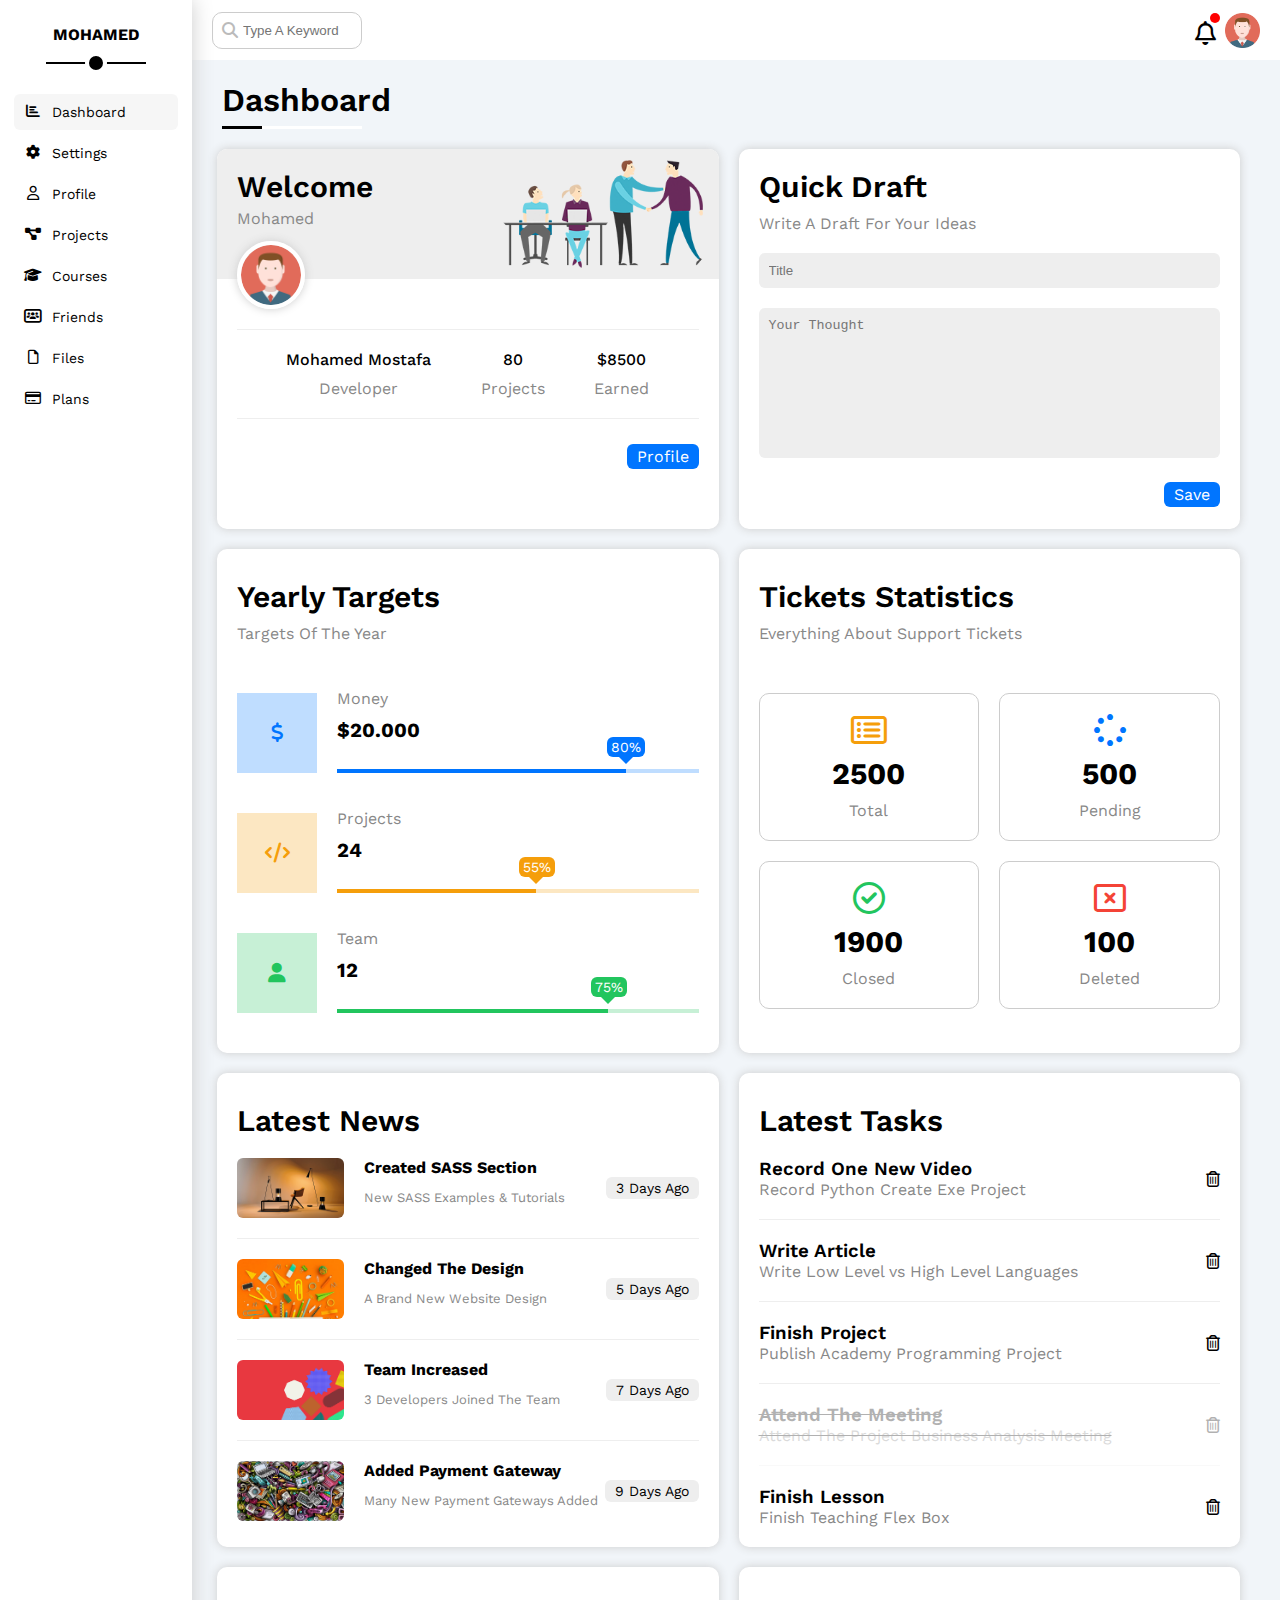
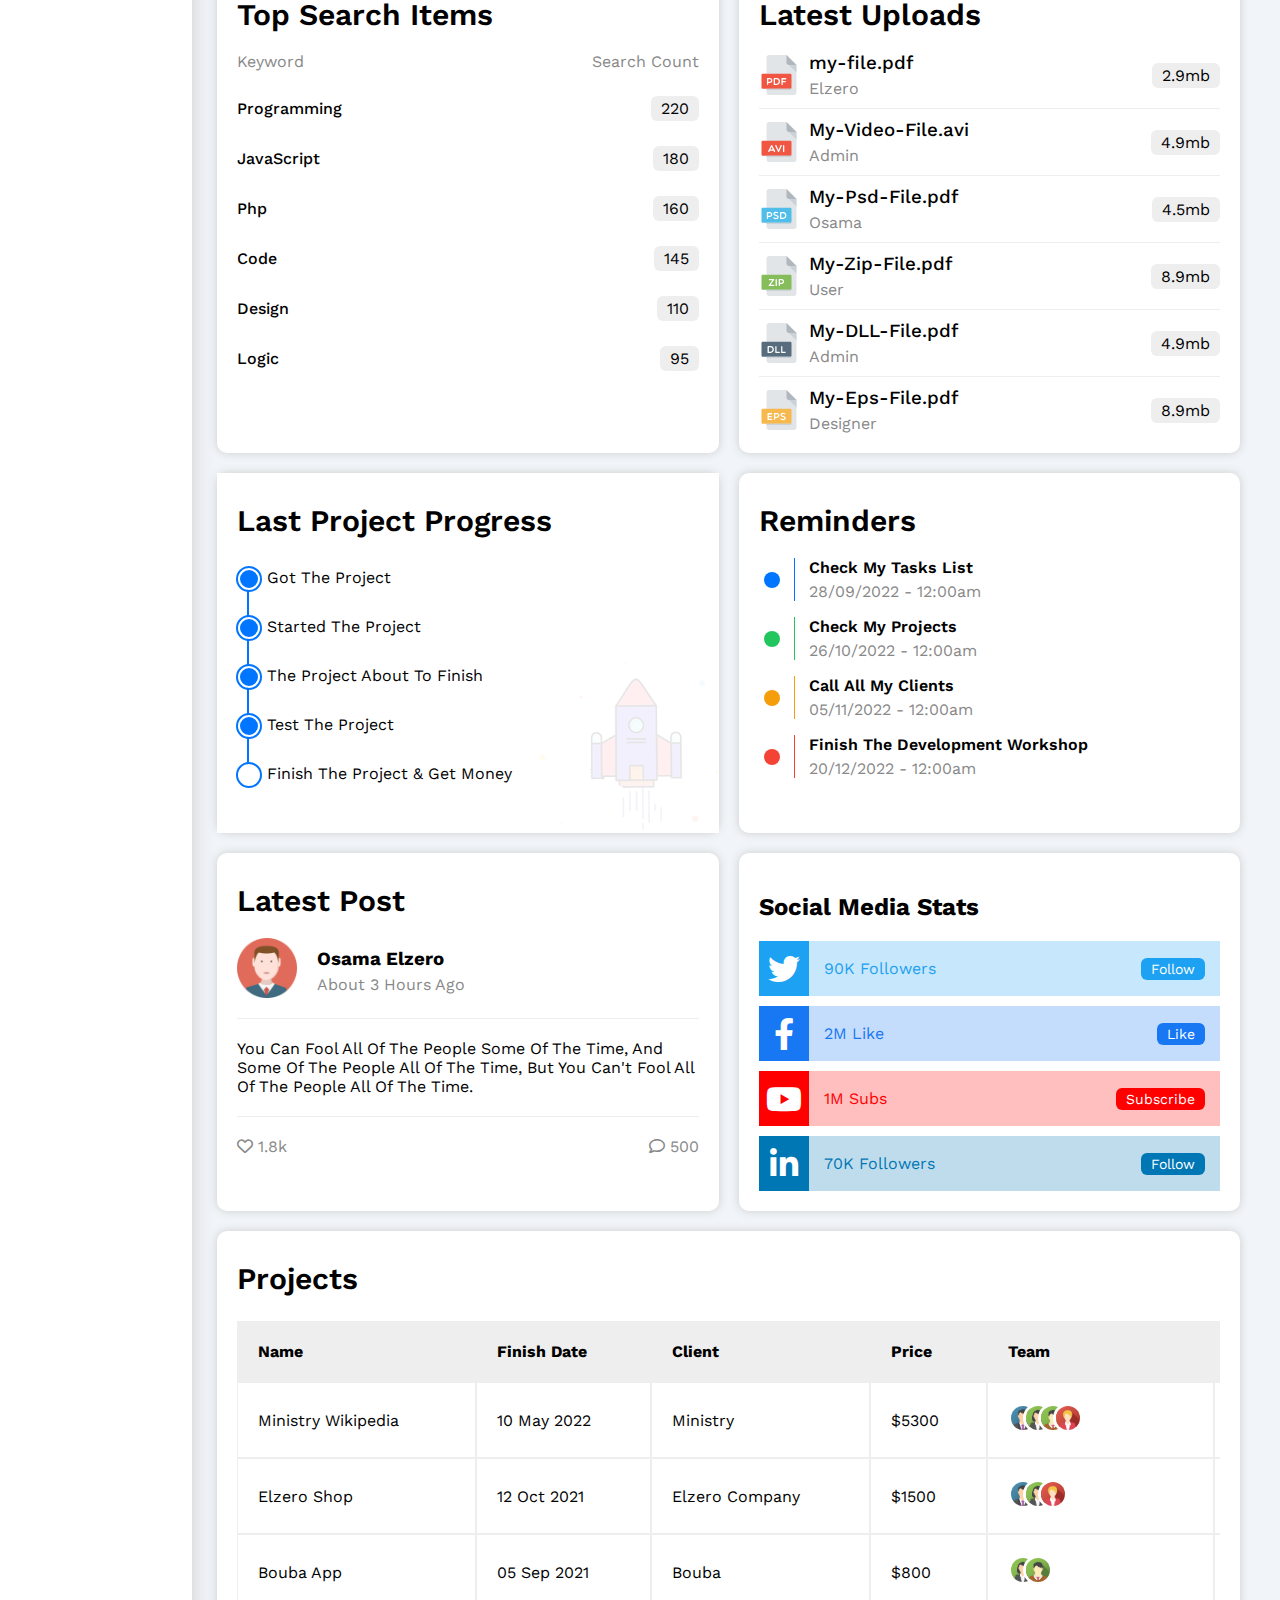
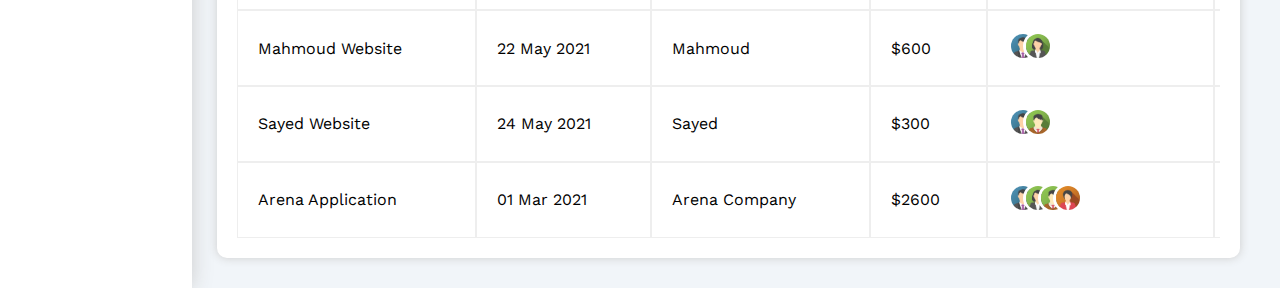
<file: index.html>
<!DOCTYPE html>
<html lang="en">
<head>
    <meta charset="UTF-8">
    <meta http-equiv="X-UA-Compatible" content="IE=edge">
    <meta name="viewport" content="width=device-width, initial-scale=1.0">
    <link rel="stylesheet" href="css/all.css">
    <link rel="stylesheet" href="css/framework.css">
    <link rel="stylesheet" href="css/stayle.css">
    <link rel="preconnect" href="https://fonts.googleapis.com">
    <link rel="preconnect" href="https://fonts.gstatic.com" crossorigin>
    <link href="https://fonts.googleapis.com/css2?family=Open+Sans:wght@300;400;500;600;700;800&family=Work+Sans:wght@200;300;400;500;600;700;800&display=swap" rel="stylesheet">
    <title>Mohamed Dashboard</title>
    <link rel="icon" sizes="192x192" type="image" href="imgs/logo.png">
</head>
<body>
    <div class="page bc-page-background d-flex">
        <nav class="bc-white">                                             <!-- side bar -->
            <h2 class="text-c mb-50 mt-25 p-relative">MOHAMED</h2>
            <ul class="">
                <li class=""><a class="active d-flex br-6 fs-14" href="index.html">
                    <i class="fa-solid fa-chart-bar fa-fw"></i>
                    <span class="hide-mobile">Dashboard</span>
                </a></li>
                <li class=""><a class="d-flex br-6 fs-14" href="settings.html">
                    <i class="fa-solid fa-gear fa-fw"></i>
                    <span class="hide-mobile">Settings</span>
                </a></li>
                <li class=""><a class="d-flex br-6 fs-14" href="profile.html">
                    <i class="fa-regular fa-user fa-fw"></i>
                    <span class="hide-mobile">Profile</span>
                </a></li>
                <li class=""><a class="d-flex br-6 fs-14" href="projects.html">
                    <i class="fa-solid fa-diagram-project fa-fw"></i>
                    <span class="hide-mobile">Projects</span>
                </a></li>
                <li class=""><a class="d-flex br-6 fs-14" href="courses.html">
                    <i class="fa-solid fa-graduation-cap fa-fw"></i>
                    <span class="hide-mobile">Courses</span>
                </a></li>
                <li class=""><a class="d-flex br-6 fs-14" href="friends.html">
                    <i class="fa-solid fa-users-rectangle fa-fw"></i>
                    <span class="hide-mobile">Friends</span>
                </a></li>
                <li class=""><a class="d-flex br-6 fs-14" href="files.html">
                    <i class="fa-regular fa-file fa-fw"></i>
                    <span class="hide-mobile">Files</span>
                </a></li>
                <li class=""><a class="d-flex br-6 fs-14" href="plans.html">
                    <i class="fa-regular fa-credit-card fa-fw"></i>
                    <span class="hide-mobile">Plans</span>
                </a></li>
            </ul>
        </nav>
        <div class="content">
            <header class="bc-white b-flex">                                <!-- header -->
                <div class="form p-relative">
                    <i class="fa-solid fa-magnifying-glass p-absolute"></i>
                    <input class="br-10 border-ccc ml-20" type="search" placeholder="Type A Keyword">
                </div>
                <div class="user mr-20 d-flex p-relative">
                    <i class="fa-regular fa-bell"></i>
                    <a class="image" href="profile.html"></a>
                </div>
            </header>
            <h1 class="ml-30 p-relative">Dashboard</h1>
            <div class="Widgets d-grid gap-20 ml-25 mr-25 mt-30 margin-mobile">
                <div class="welcome br-10 bc-white box-sh">                  <!-- welcome -->
                    <div class="up p-20">
                        <h2 class="fs-30">Welcome</h2>
                        <span class="c-p">Mohamed</span>
                    </div>
                    <div class="down p-20 mt-30">
                        <div class="text d-flex align-c pt-20 pb-20">
                            <div class="name text-c">
                                <span class="d-block mb-10">Mohamed Mostafa</span>
                                <span class="c-p">Developer</span>
                            </div>
                            <div class="name text-c">
                                <span class="d-block mb-10">80</span>
                                <span class="c-p">Projects</span>
                            </div>
                            <div class="name text-c">
                                <span class="d-block mb-10">$8500</span>
                                <span class="c-p">Earned</span>
                            </div>
                        </div>
                        <a class="btn-shape btn-color"href="profile.html">Profile</a>
                    </div>
                </div>
                <div class="quick br-10 bc-white box-sh p-20">               <!-- Quick Draft -->
                    <h2 class="fw-600 mb-10 fs-30">Quick Draft</h2>
                    <span class="d-block c-p mb-20">Write A Draft For Your Ideas</span>
                    <div class="form">
                        <input type="text" placeholder="Title">
                        <textarea placeholder="Your Thought"></textarea>
                    </div>
                    <a href="#" class="btn-shape btn-color">Save</a>
                </div>
                <div class="target br-10 bc-white box-sh p-20">              <!-- Yearly Targets -->
                    <h2 class="fw-600 mt-10 mb-10 fs-30">Yearly Targets</h2>
                    <span class="c-p">Targets Of The Year</span>
                    <div class="targets mt-30">
                        <div class="card d-flex mb-20">
                            <div class="card-icon b-flex p-relative mt-20 mr-20"><i class="center fa-solid fa-dollar-sign fs-20 c-blue"></i></div>
                            <div class="content">
                                <p class="c-p mb-0">Money</p>
                                <h4 class="fs-20 mt-10">$20.000</h4>
                                <div class="prog">
                                    <span class="bg-blue" style="width: 80%;" data-progress="80%"></span>
                                </div>
                            </div>
                        </div>
                        <div class="card d-flex mb-20">
                            <div class="card-icon b-flex p-relative mt-20 mr-20"><i class="center fa-solid fa-code fs-20 c-orange"></i></div>
                            <div class="content">
                                <p class="c-p mb-0">Projects</p>
                                <h4 class="fs-20 mt-10">24</h4>
                                <div class="prog">
                                    <span class="bg-orange" style="width: 55%;" data-progress="55%"></span>
                                </div>
                            </div>
                        </div>
                        <div class="card d-flex mb-20">
                            <div class="card-icon b-flex p-relative mt-20 mr-20"><i class="center fa-solid fa-user fs-20 c-green"></i></div>
                            <div class="content">
                                <p class="c-p mb-0">Team</p>
                                <h4 class="fs-20 mt-10">12</h4>
                                <div class="prog">
                                    <span class="bg-green" style="width: 75%;" data-progress="75%"></span>
                                </div>
                            </div>
                        </div>
                    </div>
                </div>
                <div class="tickets br-10 bc-white box-sh p-20">             <!-- Tickets Stats -->
                    <h2 class="fw-600 mt-10 mb-10 fs-30">Tickets Statistics</h2>
                    <span class="c-p">Everything About Support Tickets</span>
                    <div class="cards mt-50 gap-20">
                        <div class="card c-flex flex-column border-ccc br-10">
                            <i class="fa-regular fa-rectangle-list fa-2x mt-20 c-orange"></i>
                            <h3 class="fw-bold fs-30 mt-10 mb-10">2500</h3>
                            <span class="c-p mb-20">Total</span>
                        </div>
                        <div class="card c-flex flex-column border-ccc br-10">
                            <i class="fa-solid fa-spinner fa-2x mt-20 c-blue"></i>
                            <h3 class="fw-bold fs-30 mt-10 mb-10">500</h3>
                            <span class="c-p mb-20">Pending</span>
                        </div>
                        <div class="card c-flex flex-column border-ccc br-10">
                            <i class="fa-regular fa-circle-check fa-2x mt-20 c-green"></i>
                            <h3 class="fw-bold fs-30 mt-10 mb-10">1900</h3>
                            <span class="c-p mb-20">Closed</span>
                        </div>
                        <div class="card c-flex flex-column border-ccc br-10">
                            <i class="fa-regular fa-rectangle-xmark fa-2x mt-20 c-red"></i>
                            <h3 class="fw-bold fs-30 mt-10 mb-10">100</h3>
                            <span class="c-p mb-20">Deleted</span>
                        </div>
                    </div>
                </div>
                <div class="news br-10 bc-white box-sh p-20">                <!-- Latest News-->
                    <h2 class="fw-600 fs-30 mt-10 mb-10">Latest News</h2>
                    <div class="cards d-flex flex-column mt-20">
                        <div class="card b-flex border-bottom pb-20 mb-20 txt-c-mobile">
                            <div class="news-content d-flex">
                                <img class="br-6 mr-20" src="imgs/news-01.png">
                                <div class="text">
                                    <h3 class="mt-0 mb-10 fs-16">Created SASS Section</h3>
                                    <span class="c-p fs-13">New SASS Examples & Tutorials</span>
                                </div>
                            </div>
                            <span class="bg-eee btn-shape fs-14">3 Days Ago</span>
                        </div>
                        <div class="card b-flex border-bottom pb-20 mb-20 txt-c-mobile">
                            <div class="news-content d-flex">
                                <img class="br-6 mr-20" src="imgs/news-02.png">
                                <div class="text">
                                    <h3 class="mt-0 mb-10 fs-16">Changed The Design</h3>
                                    <span class="c-p fs-13">A Brand New Website Design</span>
                                </div>
                            </div>
                            <span class="bg-eee btn-shape fs-14">5 Days Ago</span>
                        </div>
                        <div class="card b-flex border-bottom pb-20 mb-20 txt-c-mobile">
                            <div class="news-content d-flex">
                                <img class="br-6 mr-20" src="imgs/news-03.png">
                                <div class="text">
                                    <h3 class="mt-0 mb-10 fs-16">Team Increased</h3>
                                    <span class="c-p fs-13">3 Developers Joined The Team</span>
                                </div>
                            </div>
                            <span class="bg-eee btn-shape fs-14">7 Days Ago</span>
                        </div>
                        <div class="card b-flex txt-c-mobile">
                            <div class="news-content d-flex">
                                <img class="br-6 mr-20" src="imgs/news-04.png">
                                <div class="text">
                                    <h3 class="mt-0 mb-10 fs-16">Added Payment Gateway</h3>
                                    <span class="c-p fs-13">Many New Payment Gateways Added</span>
                                </div>
                            </div>
                            <span class="bg-eee btn-shape fs-14">9 Days Ago</span>
                        </div>
                    </div>
                </div>
                <div class="tasks br-10 bc-white box-sh p-20">               <!-- Latest Tasks-->
                    <h2 class="fw-600 fs-30 mt-10 mb-20">Latest Tasks</h2>
                    <div class="cards d-flex flex-column">
                        <div class="card b-flex border-bottom pb-20 mb-20">
                            <div class="text">
                                <h3 class="mb-0 mt-0 fw-600">Record One New Video</h3>
                                <span class="c-p">Record Python Create Exe Project</span>
                            </div>
                            <i class="fa-regular fa-trash-can"></i>
                        </div>
                        <div class="card b-flex border-bottom pb-20 mb-20">
                            <div class="text">
                                <h3 class="mb-0 mt-0 fw-600">Write Article</h3>
                                <span class="c-p">Write Low Level vs High Level Languages</span>
                            </div>
                            <i class="fa-regular fa-trash-can"></i>
                        </div>
                        <div class="card b-flex border-bottom pb-20 mb-20">
                            <div class="text">
                                <h3 class="mb-0 mt-0 fw-600">Finish Project</h3>
                                <span class="c-p">Publish Academy Programming Project</span>
                            </div>
                            <i class="fa-regular fa-trash-can"></i>
                        </div>
                        <div class="card b-flex border-bottom pb-20 mb-20">
                            <div class="text">
                                <h3 class="mb-0 mt-0 fw-600">Attend The Meeting</h3>
                                <span class="c-p">Attend The Project Business Analysis Meeting</span>
                            </div>
                            <i class="fa-regular fa-trash-can"></i>
                        </div>
                        <div class="card b-flex">
                            <div class="text">
                                <h3 class="mb-0 mt-0 fw-600">Finish Lesson</h3>
                                <span class="c-p">Finish Teaching Flex Box</span>
                            </div>
                            <i class="fa-regular fa-trash-can"></i>
                        </div>
                    </div>
                </div>
                <div class="search br-10 bc-white box-sh p-20">              <!-- Top Search Items-->
                    <h2 class="fw-600 fs-30 mt-10 mb-20">Top Search Items</h2>
                    <div class="head b-flex mb-25">
                        <span class="c-p">Keyword</span>
                        <span class="c-p">Search Count</span>
                    </div>
                    <div class="row b-flex mb-25">
                        <span class="fs-16 fw-500">Programming</span>
                        <span class="btn-shape bg-eee">220</span>
                    </div>
                    <div class="row b-flex mb-25">
                        <span class="fs-16 fw-500">JavaScript</span>
                        <span class="btn-shape bg-eee">180</span>
                    </div>
                    <div class="row b-flex mb-25">
                        <span class="fs-16 fw-500">Php</span>
                        <span class="btn-shape bg-eee">160</span>
                    </div>
                    <div class="row b-flex mb-25">
                        <span class="fs-16 fw-500">Code</span>
                        <span class="btn-shape bg-eee">145</span>
                    </div>
                    <div class="row b-flex mb-25">
                        <span class="fs-16 fw-500">Design</span>
                        <span class="btn-shape bg-eee">110</span>
                    </div>
                    <div class="row b-flex mb-25">
                        <span class="fs-16 fw-500">Logic</span>
                        <span class="btn-shape bg-eee">95</span>
                    </div>
                </div>
                <div class="uploads br-10 bc-white box-sh p-20">             <!-- Latest Uploads-->
                    <h2 class="fw-600 fs-30 mt-10 mb-20">Latest Uploads</h2>
                    <div class="row b-flex border-bottom pb-10 mb-10">
                        <div class="info d-flex">
                            <img class="mr-10" src="imgs/pdf.svg">
                            <div class="text">
                                <h3 class="mt-0 mb-5 fw-500">my-file.pdf</h3>
                                <span class="c-p">Elzero</span>
                            </div>
                        </div>
                        <span class="bg-eee btn-shape">2.9mb</span>
                    </div>
                    <div class="row b-flex border-bottom pb-10 mb-10">
                        <div class="info d-flex">
                            <img class="mr-10" src="imgs/avi.svg">
                            <div class="text">
                                <h3 class="mt-0 mb-5 fw-500">My-Video-File.avi</h3>
                                <span class="c-p">Admin</span>
                            </div>
                        </div>
                        <span class="bg-eee btn-shape">4.9mb</span>
                    </div>
                    <div class="row b-flex border-bottom pb-10 mb-10">
                        <div class="info d-flex">
                            <img class="mr-10" src="imgs/psd.svg">
                            <div class="text">
                                <h3 class="mt-0 mb-5 fw-500">My-Psd-File.pdf</h3>
                                <span class="c-p">Osama</span>
                            </div>
                        </div>
                        <span class="bg-eee btn-shape">4.5mb</span>
                    </div>
                    <div class="row b-flex border-bottom pb-10 mb-10">
                        <div class="info d-flex">
                            <img class="mr-10" src="imgs/zip.svg">
                            <div class="text">
                                <h3 class="mt-0 mb-5 fw-500">My-Zip-File.pdf</h3>
                                <span class="c-p">User</span>
                            </div>
                        </div>
                        <span class="bg-eee btn-shape">8.9mb</span>
                    </div>
                    <div class="row b-flex border-bottom pb-10 mb-10">
                        <div class="info d-flex">
                            <img class="mr-10" src="imgs/dll.svg">
                            <div class="text">
                                <h3 class="mt-0 mb-5 fw-500">My-DLL-File.pdf</h3>
                                <span class="c-p">Admin</span>
                            </div>
                        </div>
                        <span class="bg-eee btn-shape">4.9mb</span>
                    </div>
                    <div class="row b-flex">
                        <div class="info d-flex">
                            <img class="mr-10" src="imgs/eps.svg">
                            <div class="text">
                                <h3 class="mt-0 mb-5 fw-500">My-Eps-File.pdf</h3>
                                <span class="c-p">Designer</span>
                            </div>
                        </div>
                        <span class="bg-eee btn-shape">8.9mb</span>
                    </div>
                </div>
                <div class="project-progress br-10 bc-white box-sh p-20">    <!-- Last Project Progress-->
                    <h2 class="fw-600 fs-30 mt-10 mb-30 p-relative">Last Project Progress</h2>
                    <ul>
                        <li class="p-relative mb-30 ml-30">Got The Project</li>
                        <li class="p-relative mb-30 ml-30">Started The Project</li>
                        <li class="p-relative mb-30 ml-30">The Project About To Finish</li>
                        <li class="p-relative mb-30 ml-30">Test The Project</li>
                        <li class="p-relative mb-30 ml-30">Finish The Project & Get Money</li>
                    </ul>
                </div>
                <div class="reminders br-10 bc-white box-sh p-20">           <!-- Reminders-->
                    <h2 class="fw-600 fs-30 mt-10 mb-20">Reminders</h2>
                    <div class="cards">
                        <div class="card ml-50 p-relative">
                            <h3 class="mb-5 fw-600 fs-16">Check My Tasks List</h3>
                            <span class="c-p">28/09/2022 - 12:00am</span>
                        </div>
                        <div class="card ml-50 p-relative">
                            <h3 class="mb-5 fw-600 fs-16">Check My Projects</h3>
                            <span class="c-p">26/10/2022 - 12:00am</span>
                        </div>
                        <div class="card ml-50 p-relative">
                            <h3 class="mb-5 fw-600 fs-16">Call All My Clients</h3>
                            <span class="c-p">05/11/2022 - 12:00am</span>
                        </div>
                        <div class="card ml-50 p-relative">
                            <h3 class="mb-5 fw-600 fs-16">Finish The Development Workshop</h3>
                            <span class="c-p">20/12/2022 - 12:00am</span>
                        </div>
                    </div>
                </div>
                <div class="latest-post br-10 bc-white box-sh p-20">         <!-- Latest post-->
                    <h2 class="fs-30 fw-600 mt-10 mb-20">Latest Post</h2>
                    <div class="user d-flex border-bottom pb-20 mb-20">
                        <img src="imgs/avatar.png">
                        <div class="text">
                            <h3 class="mt-10 mb-5">Osama Elzero</h3>
                            <span class="c-p">About 3 Hours Ago</span>
                        </div>
                    </div>
                    <p class="info border-bottom pb-20 mb-20">You Can Fool All Of The People Some Of The Time, And Some Of The People All Of The Time, But You Can't Fool All Of The People All Of The Time.</p>
                    <div class="react b-flex">
                        <div class="likes">
                            <i class="fa-regular fa-heart c-p"></i>
                            <span class="c-p">1.8k</span>
                        </div>
                        <div class="comments">
                            <i class="fa-regular fa-comment c-p"></i>
                            <span class="c-p">500</span>
                        </div>
                    </div>
                </div>
                <div class="social br-10 bc-white box-sh p-20">              <!-- Social Media Stats-->
                    <h2 class="">Social Media Stats</h2>
                    <div class="cards">
                        <div class="card d-flex align-c mb-10">
                            <i class="fa-brands fa-twitter c-white fa-2x c-flex"></i>
                            <div class="info b-flex flex-1">
                                <span class="">90K Followers</span>
                                <a class="btn-shape c-white fs-14" href="#">Follow</a>
                            </div>
                        </div>
                        <div class="card d-flex align-c mb-10">
                            <i class="fa-brands fa-facebook-f c-white fa-2x c-flex"></i>
                            <div class="info b-flex flex-1">
                                <span class="">2M Like</span>
                                <a class="btn-shape c-white fs-14" href="#">Like</a>
                            </div>
                        </div>
                        <div class="card d-flex align-c mb-10">
                            <i class="fa-brands fa-youtube c-white fa-2x c-flex"></i>
                            <div class="info b-flex flex-1">
                                <span class="">1M Subs</span>
                                <a class="btn-shape c-white fs-14" href="#">Subscribe</a>
                            </div>
                        </div>
                        <div class="card d-flex align-c">
                            <i class="fa-brands fa-linkedin-in c-white fa-2x c-flex"></i>
                            <div class="info b-flex flex-1">
                                <span class="">70K Followers</span>
                                <a class="btn-shape c-white fs-14" href="#">Follow</a>
                            </div>
                        </div>
                    </div>
                </div>
            </div>
                <div class="projects br-10 bc-white box-sh p-20 ml-25 mr-25 mt-20 mb-30">            <!-- Projects-->
                    <h2 class="fw-600 fs-30 mt-10 mb-25">Projects</h2>
                    <div class="table-d"><table>
                        <thead>
                            <tr>
                                <td>Name</td>
                                <td>Finish Date</td>
                                <td>Client</td>
                                <td>Price</td>
                                <td>Team</td>
                                <td>Status</td>
                            </tr>
                        </thead>
                        <tbody>
                            <tr>                        <!-- row num 1-->
                                <td>Ministry Wikipedia</td>
                                <td>10 May 2022	</td>
                                <td>Ministry</td>
                                <td>$5300	</td>
                                <td>
                                    <img decoding="async" src="imgs/team-01.png"/>
                                    <img decoding="async" src="imgs/team-02.png"/>
                                    <img decoding="async" src="imgs/team-03.png"/>
                                    <img decoding="async" src="imgs/team-05.png"/>
                                </td>
                                <td>
                                    <a href="#" class="c-white btn-shape bg-orange">Pending</a>
                                </td>
                            </tr>
                            <tr>                        <!-- row num 2-->
                                <td>Elzero Shop</td>
                                <td>12 Oct 2021	</td>
                                <td>Elzero Company</td>
                                <td>$1500	</td>
                                <td>
                                    <img decoding="async" src="imgs/team-01.png"/>
                                    <img decoding="async" src="imgs/team-02.png"/>
                                    <img decoding="async" src="imgs/team-05.png"/>
                                </td>
                                <td>
                                    <a href="#" class="c-white btn-shape bg-blue">In Progress</a>
                                </td>
                            </tr>
                            <tr>                        <!-- row num 3-->
                                <td>Bouba App</td>
                                <td>05 Sep 2021</td>
                                <td>Bouba</td>
                                <td>$800</td>
                                <td>
                                    <img decoding="async" src="imgs/team-02.png"/>
                                    <img decoding="async" src="imgs/team-03.png"/>
                                </td>
                                <td>
                                    <a href="#" class="c-white btn-shape bg-green">Completed</a>
                                </td>
                            </tr>
                            <tr>                        <!-- row num 4-->
                                <td>Mahmoud Website</td>
                                <td>22 May 2021</td>
                                <td>Mahmoud</td>
                                <td>$600</td>
                                <td>
                                    <img decoding="async" src="imgs/team-01.png"/>
                                    <img decoding="async" src="imgs/team-02.png"/>
                                </td>
                                <td>
                                    <a href="#" class="c-white btn-shape bg-green">Completed</a>
                                </td>
                            </tr>
                            <tr>                        <!-- row num 5-->
                                <td>Sayed Website</td>
                                <td>24 May 2021</td>
                                <td>Sayed</td>
                                <td>$300</td>
                                <td>
                                    <img decoding="async" src="imgs/team-01.png"/>
                                    <img decoding="async" src="imgs/team-03.png"/>
                                </td>
                                <td>
                                    <a href="#" class="c-white btn-shape bg-red">Rejected</a>
                                </td>
                            </tr>
                            <tr>                        <!-- row num 6-->
                                <td>Arena Application</td>
                                <td>01 Mar 2021</td>
                                <td>Arena Company</td>
                                <td>$2600</td>
                                <td>
                                    <img decoding="async" src="imgs/team-01.png"/>
                                    <img decoding="async" src="imgs/team-02.png"/>
                                    <img decoding="async" src="imgs/team-03.png"/>
                                    <img decoding="async" src="imgs/team-04.png"/>
                                </td>
                                <td>
                                    <a href="#" class="c-white btn-shape bg-green">Completed</a>
                                </td>
                            </tr>
                        </tbody>
                    </table></div>
                </div>
        </div>
    </div>
</body>
</html>
</file>
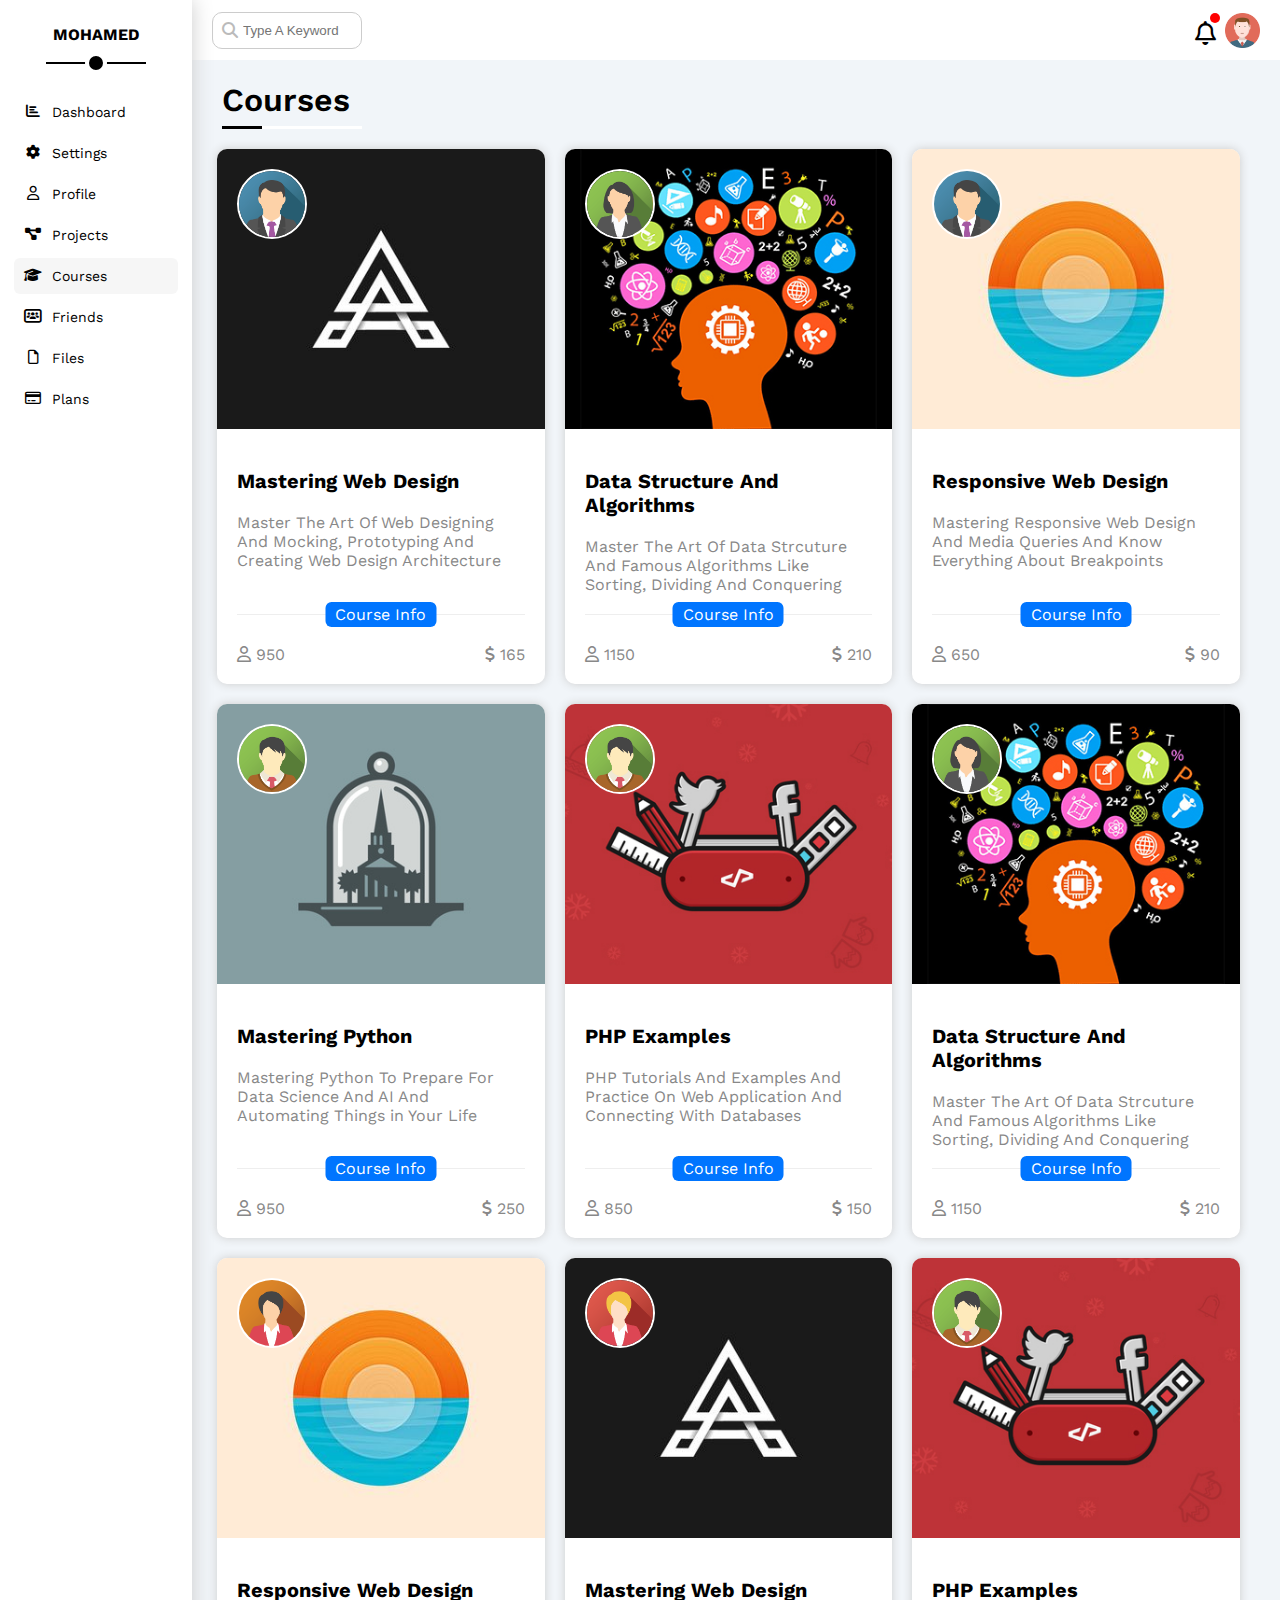
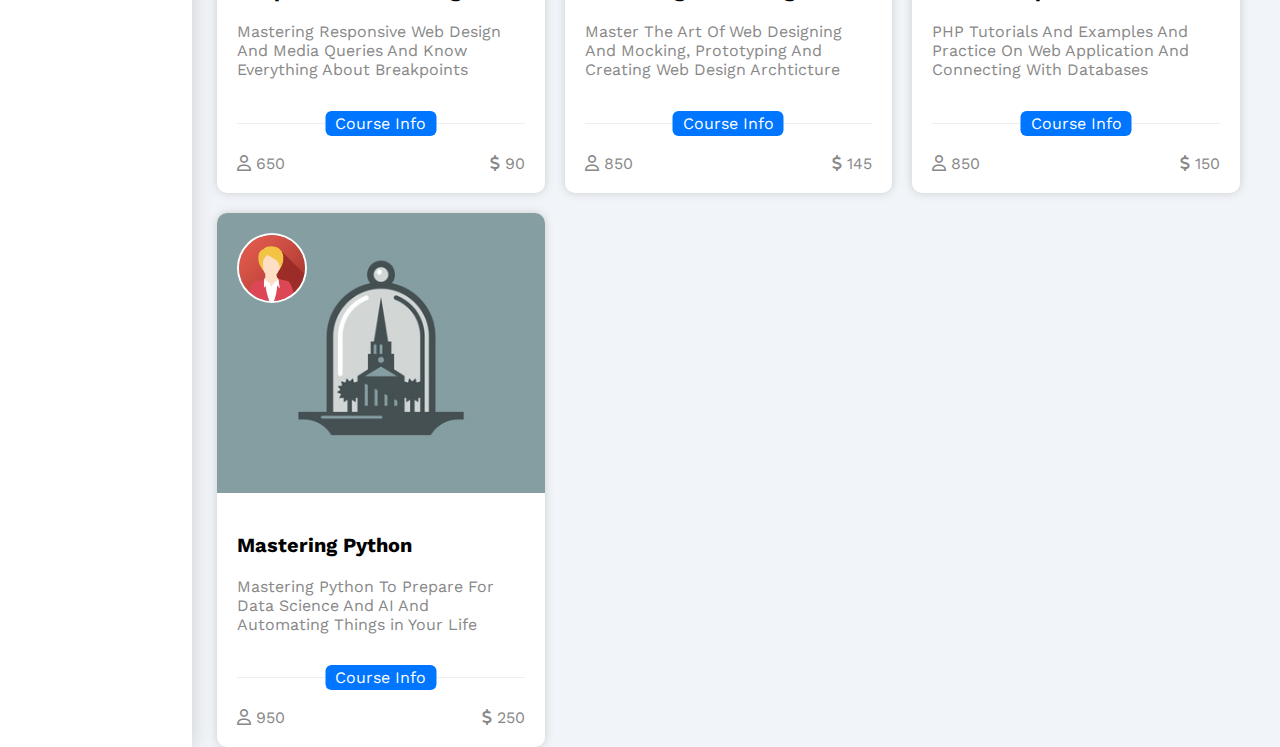
<file: courses.html>
<!DOCTYPE html>
<html lang="en">
<head>
    <meta charset="UTF-8">
    <meta http-equiv="X-UA-Compatible" content="IE=edge">
    <meta name="viewport" content="width=device-width, initial-scale=1.0">
    <link rel="stylesheet" href="css/all.css">
    <link rel="stylesheet" href="css/framework.css">
    <link rel="stylesheet" href="css/stayle.css">
    <link rel="preconnect" href="https://fonts.googleapis.com">
    <link rel="preconnect" href="https://fonts.gstatic.com" crossorigin>
    <link href="https://fonts.googleapis.com/css2?family=Open+Sans:wght@300;400;500;600;700;800&family=Work+Sans:wght@200;300;400;500;600;700;800&display=swap" rel="stylesheet">
    <title>Courses</title>
        <link rel="icon" sizes="192x192" type="image" href="imgs/logo.png">
</head>
<body>
    <div class="page bc-page-background d-flex">
        <nav class="bc-white">                                             <!-- side bar -->
            <h2 class="text-c mb-50 mt-25 p-relative">MOHAMED</h2>
            <ul class="">
                <li class=""><a class="d-flex br-6 fs-14" href="index.html">
                    <i class="fa-solid fa-chart-bar fa-fw"></i>
                    <span class="hide-mobile">Dashboard</span>
                </a></li>
                <li class=""><a class="d-flex br-6 fs-14" href="settings.html">
                    <i class="fa-solid fa-gear fa-fw"></i>
                    <span class="hide-mobile">Settings</span>
                </a></li>
                <li class=""><a class="d-flex br-6 fs-14" href="profile.html">
                    <i class="fa-regular fa-user fa-fw"></i>
                    <span class="hide-mobile">Profile</span>
                </a></li>
                <li class=""><a class="d-flex br-6 fs-14" href="projects.html">
                    <i class="fa-solid fa-diagram-project fa-fw"></i>
                    <span class="hide-mobile">Projects</span>
                </a></li>
                <li class=""><a class="active d-flex br-6 fs-14" href="courses.html">
                    <i class="fa-solid fa-graduation-cap fa-fw"></i>
                    <span class="hide-mobile">Courses</span>
                </a></li>
                <li class=""><a class="d-flex br-6 fs-14" href="friends.html">
                    <i class="fa-solid fa-users-rectangle fa-fw"></i>
                    <span class="hide-mobile">Friends</span>
                </a></li>
                <li class=""><a class="d-flex br-6 fs-14" href="files.html">
                    <i class="fa-regular fa-file fa-fw"></i>
                    <span class="hide-mobile">Files</span>
                </a></li>
                <li class=""><a class="d-flex br-6 fs-14" href="plans.html">
                    <i class="fa-regular fa-credit-card fa-fw"></i>
                    <span class="hide-mobile">Plans</span>
                </a></li>
            </ul>
        </nav>
        <div class="content">
            <header class="bc-white b-flex">                                <!-- header -->
                <div class="form p-relative">
                    <i class="fa-solid fa-magnifying-glass p-absolute"></i>
                    <input class="br-10 border-ccc ml-20" type="search" placeholder="Type A Keyword">
                </div>
                <div class="user mr-20 d-flex p-relative">
                    <i class="fa-regular fa-bell"></i>
                    <a class="image" href="profile.html"></a>
                </div>
            </header>
            <h1 class="ml-30 p-relative">Courses</h1>
            <div class="courses-widgets d-grid gap-20 ml-25 mr-25 mt-30 margin-mobile">
                <div class="widget br-10 bc-white box-sh">            <!-- widget  1  -->
                    <div class="image p-20">
                        <img src="imgs/team-01.png">
                    </div>
                    <div class="content p-relative p-20">
                        <div class="text border-bottom pb-10">
                            <h3 class="fs-20">Mastering Web Design</h3>
                            <p class="c-p">Master The Art Of Web Designing And Mocking, Prototyping And Creating Web Design Architecture</p>
                        </div>
                        <a href="#" class="btn-shape btn-color center-x">Course Info</a>
                        <div class="mt-30 b-flex">
                            <div class="num">
                                <i class="fa-regular fa-user c-p"></i>
                                <span class="c-p">950</span>
                            </div>
                            <div class="cost">
                                <i class="fa-solid fa-dollar-sign c-p"></i>
                                <span class="c-p">165</span>
                            </div>
                        </div>
                    </div>
                </div>
                <div class="widget br-10 bc-white box-sh">            <!-- widget  2  -->
                    <div class="image p-20">
                        <img src="imgs/team-02.png">
                    </div>
                    <div class="content p-relative p-20">
                        <div class="text border-bottom pb-10">
                            <h3 class="fs-20">Data Structure And Algorithms</h3>
                            <p class="c-p">Master The Art Of Data Strcuture And Famous Algorithms Like Sorting, Dividing And Conquering</p>
                        </div>
                        <a href="#" class="btn-shape btn-color center-x">Course Info</a>
                        <div class="mt-30 b-flex">
                            <div class="num">
                                <i class="fa-regular fa-user c-p"></i>
                                <span class="c-p">1150</span>
                            </div>
                            <div class="cost">
                                <i class="fa-solid fa-dollar-sign c-p"></i>
                                <span class="c-p">210</span>
                            </div>
                        </div>
                    </div>
                </div>
                <div class="widget br-10 bc-white box-sh">            <!-- widget  3  -->
                    <div class="image p-20">
                        <img src="imgs/team-01.png">
                    </div>
                    <div class="content p-relative p-20">
                        <div class="text border-bottom pb-10">
                            <h3 class="fs-20">Responsive Web Design</h3>
                            <p class="c-p">Mastering Responsive Web Design And Media Queries And Know Everything About Breakpoints</p>
                        </div>
                        <a href="#" class="btn-shape btn-color center-x">Course Info</a>
                        <div class="mt-30 b-flex">
                            <div class="num">
                                <i class="fa-regular fa-user c-p"></i>
                                <span class="c-p">650</span>
                            </div>
                            <div class="cost">
                                <i class="fa-solid fa-dollar-sign c-p"></i>
                                <span class="c-p">90</span>
                            </div>
                        </div>
                    </div>
                </div>
                <div class="widget br-10 bc-white box-sh">            <!-- widget  4  -->
                    <div class="image p-20">
                        <img src="imgs/team-03.png">
                    </div>
                    <div class="content p-relative p-20">
                        <div class="text border-bottom pb-10">
                            <h3 class="fs-20">Mastering Python</h3>
                            <p class="c-p">Mastering Python To Prepare For Data Science And AI And Automating Things in Your Life</p>
                        </div>
                        <a href="#" class="btn-shape btn-color center-x">Course Info</a>
                        <div class="mt-30 b-flex">
                            <div class="num">
                                <i class="fa-regular fa-user c-p"></i>
                                <span class="c-p">950</span>
                            </div>
                            <div class="cost">
                                <i class="fa-solid fa-dollar-sign c-p"></i>
                                <span class="c-p">250</span>
                            </div>
                        </div>
                    </div>
                </div>
                <div class="widget br-10 bc-white box-sh">            <!-- widget  5  -->
                    <div class="image p-20">
                        <img src="imgs/team-03.png">
                    </div>
                    <div class="content p-relative p-20">
                        <div class="text border-bottom pb-10">
                            <h3 class="fs-20">PHP Examples</h3>
                            <p class="c-p">PHP Tutorials And Examples And Practice On Web Application And Connecting With Databases</p>
                        </div>
                        <a href="#" class="btn-shape btn-color center-x">Course Info</a>
                        <div class="mt-30 b-flex">
                            <div class="num">
                                <i class="fa-regular fa-user c-p"></i>
                                <span class="c-p">850</span>
                            </div>
                            <div class="cost">
                                <i class="fa-solid fa-dollar-sign c-p"></i>
                                <span class="c-p">150</span>
                            </div>
                        </div>
                    </div>
                </div>
                <div class="widget br-10 bc-white box-sh">            <!-- widget  6  -->
                    <div class="image p-20">
                        <img src="imgs/team-02.png">
                    </div>
                    <div class="content p-relative p-20">
                        <div class="text border-bottom pb-10">
                            <h3 class="fs-20">Data Structure And Algorithms</h3>
                            <p class="c-p">Master The Art Of Data Strcuture And Famous Algorithms Like Sorting, Dividing And Conquering</p>
                        </div>
                        <a href="#" class="btn-shape btn-color center-x">Course Info</a>
                        <div class="mt-30 b-flex">
                            <div class="num">
                                <i class="fa-regular fa-user c-p"></i>
                                <span class="c-p">1150</span>
                            </div>
                            <div class="cost">
                                <i class="fa-solid fa-dollar-sign c-p"></i>
                                <span class="c-p">210</span>
                            </div>
                        </div>
                    </div>
                </div>
                <div class="widget br-10 bc-white box-sh">            <!-- widget  7  -->
                    <div class="image p-20">
                        <img src="imgs/team-04.png">
                    </div>
                    <div class="content p-relative p-20">
                        <div class="text border-bottom pb-10">
                            <h3 class="fs-20">Responsive Web Design</h3>
                            <p class="c-p">Mastering Responsive Web Design And Media Queries And Know Everything About Breakpoints</p>
                        </div>
                        <a href="#" class="btn-shape btn-color center-x">Course Info</a>
                        <div class="mt-30 b-flex">
                            <div class="num">
                                <i class="fa-regular fa-user c-p"></i>
                                <span class="c-p">650</span>
                            </div>
                            <div class="cost">
                                <i class="fa-solid fa-dollar-sign c-p"></i>
                                <span class="c-p">90</span>
                            </div>
                        </div>
                    </div>
                </div>
                <div class="widget br-10 bc-white box-sh">            <!-- widget  8  -->
                    <div class="image p-20">
                        <img src="imgs/team-05.png">
                    </div>
                    <div class="content p-relative p-20">
                        <div class="text border-bottom pb-10">
                            <h3 class="fs-20">Mastering Web Design</h3>
                            <p class="c-p">Master The Art Of Web Designing And Mocking, Prototyping And Creating Web Design Archticture</p>
                        </div>
                        <a href="#" class="btn-shape btn-color center-x">Course Info</a>
                        <div class="mt-30 b-flex">
                            <div class="num">
                                <i class="fa-regular fa-user c-p"></i>
                                <span class="c-p">850</span>
                            </div>
                            <div class="cost">
                                <i class="fa-solid fa-dollar-sign c-p"></i>
                                <span class="c-p">145</span>
                            </div>
                        </div>
                    </div>
                </div>
                <div class="widget br-10 bc-white box-sh">            <!-- widget  9  -->
                    <div class="image p-20">
                        <img src="imgs/team-03.png">
                    </div>
                    <div class="content p-relative p-20">
                        <div class="text border-bottom pb-10">
                            <h3 class="fs-20">PHP Examples</h3>
                            <p class="c-p">PHP Tutorials And Examples And Practice On Web Application And Connecting With Databases</p>
                        </div>
                        <a href="#" class="btn-shape btn-color center-x">Course Info</a>
                        <div class="mt-30 b-flex">
                            <div class="num">
                                <i class="fa-regular fa-user c-p"></i>
                                <span class="c-p">850</span>
                            </div>
                            <div class="cost">
                                <i class="fa-solid fa-dollar-sign c-p"></i>
                                <span class="c-p">150</span>
                            </div>
                        </div>
                    </div>
                </div>
                <div class="widget br-10 bc-white box-sh">            <!-- widget  10  -->
                    <div class="image p-20">
                        <img src="imgs/team-05.png">
                    </div>
                    <div class="content p-relative p-20">
                        <div class="text border-bottom pb-10">
                            <h3 class="fs-20">Mastering Python</h3>
                            <p class="c-p">Mastering Python To Prepare For Data Science And AI And Automating Things in Your Life</p>
                        </div>
                        <a href="#" class="btn-shape btn-color center-x">Course Info</a>
                        <div class="mt-30 b-flex">
                            <div class="num">
                                <i class="fa-regular fa-user c-p"></i>
                                <span class="c-p">950</span>
                            </div>
                            <div class="cost">
                                <i class="fa-solid fa-dollar-sign c-p"></i>
                                <span class="c-p">250</span>
                            </div>
                        </div>
                    </div>
                </div>
            </div>
        </div>
    </div>
</body>
</html>
</file>
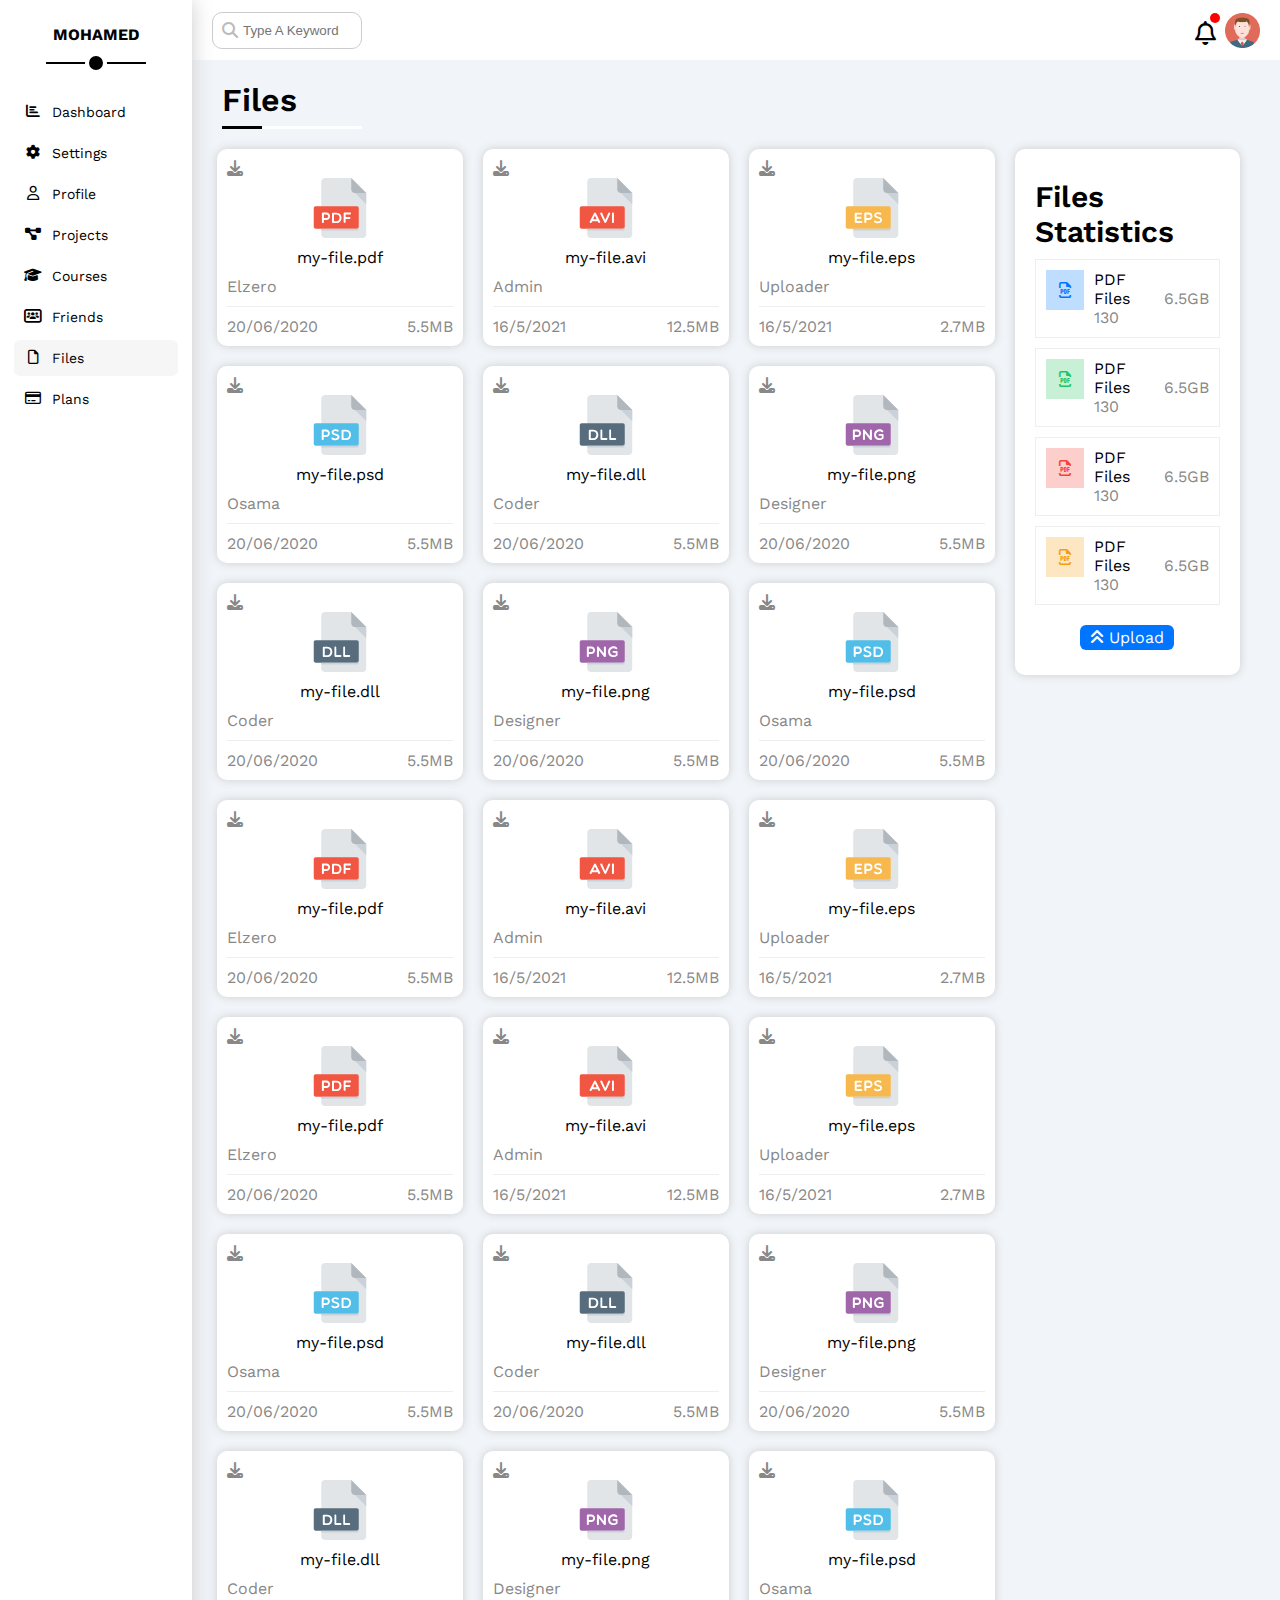
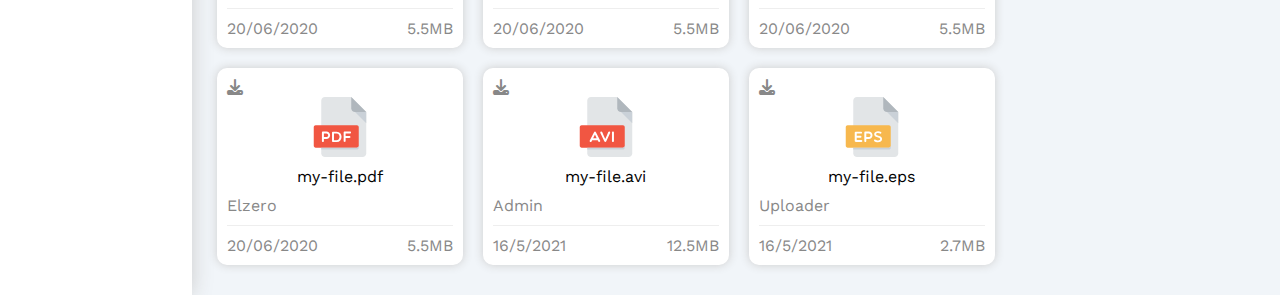
<file: files.html>
<!DOCTYPE html>
<html lang="en">
<head>
    <meta charset="UTF-8">
    <meta http-equiv="X-UA-Compatible" content="IE=edge">
    <meta name="viewport" content="width=device-width, initial-scale=1.0">
    <link rel="stylesheet" href="css/all.css">
    <link rel="stylesheet" href="css/framework.css">
    <link rel="stylesheet" href="css/stayle.css">
    <link rel="preconnect" href="https://fonts.googleapis.com">
    <link rel="preconnect" href="https://fonts.gstatic.com" crossorigin>
    <link href="https://fonts.googleapis.com/css2?family=Open+Sans:wght@300;400;500;600;700;800&family=Work+Sans:wght@200;300;400;500;600;700;800&display=swap" rel="stylesheet">
    <title>Files</title>
    <link rel="icon" sizes="192x192" type="image" href="imgs/logo.png">
</head>
<body>
    <div class="page bc-page-background d-flex">
        <nav class="bc-white">                                             <!-- side bar -->
            <h2 class="text-c mb-50 mt-25 p-relative">MOHAMED</h2>
            <ul class="">
                <li class=""><a class="d-flex br-6 fs-14" href="index.html">
                    <i class="fa-solid fa-chart-bar fa-fw"></i>
                    <span class="hide-mobile">Dashboard</span>
                </a></li>
                <li class=""><a class="d-flex br-6 fs-14" href="settings.html">
                    <i class="fa-solid fa-gear fa-fw"></i>
                    <span class="hide-mobile">Settings</span>
                </a></li>
                <li class=""><a class="d-flex br-6 fs-14" href="profile.html">
                    <i class="fa-regular fa-user fa-fw"></i>
                    <span class="hide-mobile">Profile</span>
                </a></li>
                <li class=""><a class="d-flex br-6 fs-14" href="projects.html">
                    <i class="fa-solid fa-diagram-project fa-fw"></i>
                    <span class="hide-mobile">Projects</span>
                </a></li>
                <li class=""><a class="d-flex br-6 fs-14" href="courses.html">
                    <i class="fa-solid fa-graduation-cap fa-fw"></i>
                    <span class="hide-mobile">Courses</span>
                </a></li>
                <li class=""><a class="d-flex br-6 fs-14" href="friends.html">
                    <i class="fa-solid fa-users-rectangle fa-fw"></i>
                    <span class="hide-mobile">Friends</span>
                </a></li>
                <li class=""><a class="active d-flex br-6 fs-14" href="files.html">
                    <i class="fa-regular fa-file fa-fw"></i>
                    <span class="hide-mobile">Files</span>
                </a></li>
                <li class=""><a class="d-flex br-6 fs-14" href="plans.html">
                    <i class="fa-regular fa-credit-card fa-fw"></i>
                    <span class="hide-mobile">Plans</span>
                </a></li>
            </ul>
        </nav>
        <div class="content">
            <header class="bc-white b-flex">                                                     <!-- header -->
                <div class="form p-relative">
                    <i class="fa-solid fa-magnifying-glass p-absolute"></i>
                    <input class="br-10 border-ccc ml-20" type="search" placeholder="Type A Keyword">
                </div>
                <div class="user mr-20 d-flex p-relative">
                    <i class="fa-regular fa-bell"></i>
                    <a class="image" href="profile.html"></a>
                </div>
            </header>
            <h1 class="ml-30 p-relative">Files</h1>
            <div class="files-widgets d-flex gap-20 ml-25 mr-25 mt-30 mb-30 margin-mobile">
                <div class="file-statistics bc-white box-sh br-10 p-20 p-relative">                <!--Files Statistics widget -->
                    <h2 class="fw-600 fs-30 mt-10 mb-10">Files Statistics</h2>
                    <div class="card border-eee mb-10 p-10 b-flex">
                        <div class="d-flex">
                            <i class="fa-regular fa-file-pdf c-blue bg-blue-alt mr-10"></i>
                            <div class="text">
                                <span class="d-block">PDF Files</span>
                                <span class="c-p">130</span>
                            </div>
                        </div>
                        <span class="c-p">6.5GB</span>
                    </div>
                    <div class="card border-eee mb-10 p-10 b-flex">
                        <div class="d-flex">
                            <i class="fa-regular fa-file-pdf c-green bg-green-alt mr-10"></i>
                            <div class="text">
                                <span class="d-block">PDF Files</span>
                                <span class="c-p">130</span>
                            </div>
                        </div>
                        <span class="c-p">6.5GB</span>
                    </div>
                    <div class="card border-eee mb-10 p-10 b-flex">
                        <div class="d-flex">
                            <i class="fa-regular fa-file-pdf c-red bg-red-alt mr-10"></i>
                            <div class="text">
                                <span class="d-block">PDF Files</span>
                                <span class="c-p">130</span>
                            </div>
                        </div>
                        <span class="c-p">6.5GB</span>
                    </div>
                    <div class="card border-eee mb-50 p-10 b-flex">
                        <div class="d-flex">
                            <i class="fa-regular fa-file-pdf c-orange bg-orange-alt mr-10"></i>
                            <div class="text">
                                <span class="d-block">PDF Files</span>
                                <span class="c-p">130</span>
                            </div>
                        </div>
                        <span class="c-p">6.5GB</span>
                    </div>
                    <a href="#" class="btn-shape btn-color center-x">
                        <i class="fa-solid fa-angles-up"></i>
                        Upload
                    </a>
                </div>
                <div class="file-cards flex-1 d-grid gap-20">
                    <div class="card bc-white box-sh br-10 p-10 p-relative">                        <!-- widget  1  -->
                        <i class="fa-solid fa-download c-p"></i>
                        <img class="width-60 d-block center-x-m" src="imgs/pdf.svg">
                        <span class="d-block text-c mt-10 mb-10">my-file.pdf</span>
                        <span class="c-p mb-10 pb-10 border-bottom d-block">Elzero</span>
                        <div class="b-flex">
                            <span class="c-p">20/06/2020</span>
                            <span class="c-p">5.5MB</span>
                        </div>
                    </div>
                    <div class="card bc-white box-sh br-10 p-10 p-relative">                        <!-- widget  2  -->
                        <i class="fa-solid fa-download c-p"></i>
                        <img class="width-60 d-block center-x-m" src="imgs/avi.svg">
                        <span class="d-block text-c mt-10 mb-10">my-file.avi</span>
                        <span class="c-p mb-10 pb-10 border-bottom d-block">Admin</span>
                        <div class="b-flex">
                            <span class="c-p">16/5/2021</span>
                            <span class="c-p">12.5MB</span>
                        </div>
                    </div>
                    <div class="card bc-white box-sh br-10 p-10 p-relative">                        <!-- widget  3  -->
                        <i class="fa-solid fa-download c-p"></i>
                        <img class="width-60 d-block center-x-m" src="imgs/eps.svg">
                        <span class="d-block text-c mt-10 mb-10">my-file.eps</span>
                        <span class="c-p mb-10 pb-10 border-bottom d-block">Uploader</span>
                        <div class="b-flex">
                            <span class="c-p">16/5/2021</span>
                            <span class="c-p">2.7MB</span>
                        </div>
                    </div>
                    <div class="card bc-white box-sh br-10 p-10 p-relative">                        <!-- widget  4  -->
                        <i class="fa-solid fa-download c-p"></i>
                        <img class="width-60 d-block center-x-m" src="imgs/psd.svg">
                        <span class="d-block text-c mt-10 mb-10">my-file.psd</span>
                        <span class="c-p mb-10 pb-10 border-bottom d-block">Osama</span>
                        <div class="b-flex">
                            <span class="c-p">20/06/2020</span>
                            <span class="c-p">5.5MB</span>
                        </div>
                    </div>
                    <div class="card bc-white box-sh br-10 p-10 p-relative">                        <!-- widget  5  -->
                        <i class="fa-solid fa-download c-p"></i>
                        <img class="width-60 d-block center-x-m" src="imgs/dll.svg">
                        <span class="d-block text-c mt-10 mb-10">my-file.dll</span>
                        <span class="c-p mb-10 pb-10 border-bottom d-block">Coder</span>
                        <div class="b-flex">
                            <span class="c-p">20/06/2020</span>
                            <span class="c-p">5.5MB</span>
                        </div>
                    </div>
                    <div class="card bc-white box-sh br-10 p-10 p-relative">                        <!-- widget  6  -->
                        <i class="fa-solid fa-download c-p"></i>
                        <img class="width-60 d-block center-x-m" src="imgs/png.svg">
                        <span class="d-block text-c mt-10 mb-10">my-file.png</span>
                        <span class="c-p mb-10 pb-10 border-bottom d-block">Designer</span>
                        <div class="b-flex">
                            <span class="c-p">20/06/2020</span>
                            <span class="c-p">5.5MB</span>
                        </div>
                    </div>
                    <div class="card bc-white box-sh br-10 p-10 p-relative">                        <!-- widget  7  -->
                        <i class="fa-solid fa-download c-p"></i>
                        <img class="width-60 d-block center-x-m" src="imgs/dll.svg">
                        <span class="d-block text-c mt-10 mb-10">my-file.dll</span>
                        <span class="c-p mb-10 pb-10 border-bottom d-block">Coder</span>
                        <div class="b-flex">
                            <span class="c-p">20/06/2020</span>
                            <span class="c-p">5.5MB</span>
                        </div>
                    </div>
                    <div class="card bc-white box-sh br-10 p-10 p-relative">                        <!-- widget  8  -->
                        <i class="fa-solid fa-download c-p"></i>
                        <img class="width-60 d-block center-x-m" src="imgs/png.svg">
                        <span class="d-block text-c mt-10 mb-10">my-file.png</span>
                        <span class="c-p mb-10 pb-10 border-bottom d-block">Designer</span>
                        <div class="b-flex">
                            <span class="c-p">20/06/2020</span>
                            <span class="c-p">5.5MB</span>
                        </div>
                    </div>
                    <div class="card bc-white box-sh br-10 p-10 p-relative">                        <!-- widget  9  -->
                        <i class="fa-solid fa-download c-p"></i>
                        <img class="width-60 d-block center-x-m" src="imgs/psd.svg">
                        <span class="d-block text-c mt-10 mb-10">my-file.psd</span>
                        <span class="c-p mb-10 pb-10 border-bottom d-block">Osama</span>
                        <div class="b-flex">
                            <span class="c-p">20/06/2020</span>
                            <span class="c-p">5.5MB</span>
                        </div>
                    </div>
                    <div class="card bc-white box-sh br-10 p-10 p-relative">                        <!-- widget  10  -->
                        <i class="fa-solid fa-download c-p"></i>
                        <img class="width-60 d-block center-x-m" src="imgs/pdf.svg">
                        <span class="d-block text-c mt-10 mb-10">my-file.pdf</span>
                        <span class="c-p mb-10 pb-10 border-bottom d-block">Elzero</span>
                        <div class="b-flex">
                            <span class="c-p">20/06/2020</span>
                            <span class="c-p">5.5MB</span>
                        </div>
                    </div>
                    <div class="card bc-white box-sh br-10 p-10 p-relative">                        <!-- widget  11  -->
                        <i class="fa-solid fa-download c-p"></i>
                        <img class="width-60 d-block center-x-m" src="imgs/avi.svg">
                        <span class="d-block text-c mt-10 mb-10">my-file.avi</span>
                        <span class="c-p mb-10 pb-10 border-bottom d-block">Admin</span>
                        <div class="b-flex">
                            <span class="c-p">16/5/2021</span>
                            <span class="c-p">12.5MB</span>
                        </div>
                    </div>
                    <div class="card bc-white box-sh br-10 p-10 p-relative">                        <!-- widget  12  -->
                        <i class="fa-solid fa-download c-p"></i>
                        <img class="width-60 d-block center-x-m" src="imgs/eps.svg">
                        <span class="d-block text-c mt-10 mb-10">my-file.eps</span>
                        <span class="c-p mb-10 pb-10 border-bottom d-block">Uploader</span>
                        <div class="b-flex">
                            <span class="c-p">16/5/2021</span>
                            <span class="c-p">2.7MB</span>
                        </div>
                    </div>
                    <div class="card bc-white box-sh br-10 p-10 p-relative">                        <!-- widget  13  -->
                        <i class="fa-solid fa-download c-p"></i>
                        <img class="width-60 d-block center-x-m" src="imgs/pdf.svg">
                        <span class="d-block text-c mt-10 mb-10">my-file.pdf</span>
                        <span class="c-p mb-10 pb-10 border-bottom d-block">Elzero</span>
                        <div class="b-flex">
                            <span class="c-p">20/06/2020</span>
                            <span class="c-p">5.5MB</span>
                        </div>
                    </div>
                    <div class="card bc-white box-sh br-10 p-10 p-relative">                        <!-- widget  14  -->
                        <i class="fa-solid fa-download c-p"></i>
                        <img class="width-60 d-block center-x-m" src="imgs/avi.svg">
                        <span class="d-block text-c mt-10 mb-10">my-file.avi</span>
                        <span class="c-p mb-10 pb-10 border-bottom d-block">Admin</span>
                        <div class="b-flex">
                            <span class="c-p">16/5/2021</span>
                            <span class="c-p">12.5MB</span>
                        </div>
                    </div>
                    <div class="card bc-white box-sh br-10 p-10 p-relative">                        <!-- widget  15  -->
                        <i class="fa-solid fa-download c-p"></i>
                        <img class="width-60 d-block center-x-m" src="imgs/eps.svg">
                        <span class="d-block text-c mt-10 mb-10">my-file.eps</span>
                        <span class="c-p mb-10 pb-10 border-bottom d-block">Uploader</span>
                        <div class="b-flex">
                            <span class="c-p">16/5/2021</span>
                            <span class="c-p">2.7MB</span>
                        </div>
                    </div>
                    <div class="card bc-white box-sh br-10 p-10 p-relative">                        <!-- widget  16  -->
                        <i class="fa-solid fa-download c-p"></i>
                        <img class="width-60 d-block center-x-m" src="imgs/psd.svg">
                        <span class="d-block text-c mt-10 mb-10">my-file.psd</span>
                        <span class="c-p mb-10 pb-10 border-bottom d-block">Osama</span>
                        <div class="b-flex">
                            <span class="c-p">20/06/2020</span>
                            <span class="c-p">5.5MB</span>
                        </div>
                    </div>
                    <div class="card bc-white box-sh br-10 p-10 p-relative">                        <!-- widget  17  -->
                        <i class="fa-solid fa-download c-p"></i>
                        <img class="width-60 d-block center-x-m" src="imgs/dll.svg">
                        <span class="d-block text-c mt-10 mb-10">my-file.dll</span>
                        <span class="c-p mb-10 pb-10 border-bottom d-block">Coder</span>
                        <div class="b-flex">
                            <span class="c-p">20/06/2020</span>
                            <span class="c-p">5.5MB</span>
                        </div>
                    </div>
                    <div class="card bc-white box-sh br-10 p-10 p-relative">                        <!-- widget  18  -->
                        <i class="fa-solid fa-download c-p"></i>
                        <img class="width-60 d-block center-x-m" src="imgs/png.svg">
                        <span class="d-block text-c mt-10 mb-10">my-file.png</span>
                        <span class="c-p mb-10 pb-10 border-bottom d-block">Designer</span>
                        <div class="b-flex">
                            <span class="c-p">20/06/2020</span>
                            <span class="c-p">5.5MB</span>
                        </div>
                    </div>
                    <div class="card bc-white box-sh br-10 p-10 p-relative">                        <!-- widget  19  -->
                        <i class="fa-solid fa-download c-p"></i>
                        <img class="width-60 d-block center-x-m" src="imgs/dll.svg">
                        <span class="d-block text-c mt-10 mb-10">my-file.dll</span>
                        <span class="c-p mb-10 pb-10 border-bottom d-block">Coder</span>
                        <div class="b-flex">
                            <span class="c-p">20/06/2020</span>
                            <span class="c-p">5.5MB</span>
                        </div>
                    </div>
                    <div class="card bc-white box-sh br-10 p-10 p-relative">                        <!-- widget  20  -->
                        <i class="fa-solid fa-download c-p"></i>
                        <img class="width-60 d-block center-x-m" src="imgs/png.svg">
                        <span class="d-block text-c mt-10 mb-10">my-file.png</span>
                        <span class="c-p mb-10 pb-10 border-bottom d-block">Designer</span>
                        <div class="b-flex">
                            <span class="c-p">20/06/2020</span>
                            <span class="c-p">5.5MB</span>
                        </div>
                    </div>
                    <div class="card bc-white box-sh br-10 p-10 p-relative">                        <!-- widget  21  -->
                        <i class="fa-solid fa-download c-p"></i>
                        <img class="width-60 d-block center-x-m" src="imgs/psd.svg">
                        <span class="d-block text-c mt-10 mb-10">my-file.psd</span>
                        <span class="c-p mb-10 pb-10 border-bottom d-block">Osama</span>
                        <div class="b-flex">
                            <span class="c-p">20/06/2020</span>
                            <span class="c-p">5.5MB</span>
                        </div>
                    </div>
                    <div class="card bc-white box-sh br-10 p-10 p-relative">                        <!-- widget  22  -->
                        <i class="fa-solid fa-download c-p"></i>
                        <img class="width-60 d-block center-x-m" src="imgs/pdf.svg">
                        <span class="d-block text-c mt-10 mb-10">my-file.pdf</span>
                        <span class="c-p mb-10 pb-10 border-bottom d-block">Elzero</span>
                        <div class="b-flex">
                            <span class="c-p">20/06/2020</span>
                            <span class="c-p">5.5MB</span>
                        </div>
                    </div>
                    <div class="card bc-white box-sh br-10 p-10 p-relative">                        <!-- widget  23  -->
                        <i class="fa-solid fa-download c-p"></i>
                        <img class="width-60 d-block center-x-m" src="imgs/avi.svg">
                        <span class="d-block text-c mt-10 mb-10">my-file.avi</span>
                        <span class="c-p mb-10 pb-10 border-bottom d-block">Admin</span>
                        <div class="b-flex">
                            <span class="c-p">16/5/2021</span>
                            <span class="c-p">12.5MB</span>
                        </div>
                    </div>
                    <div class="card bc-white box-sh br-10 p-10 p-relative">                        <!-- widget  24  -->
                        <i class="fa-solid fa-download c-p"></i>
                        <img class="width-60 d-block center-x-m" src="imgs/eps.svg">
                        <span class="d-block text-c mt-10 mb-10">my-file.eps</span>
                        <span class="c-p mb-10 pb-10 border-bottom d-block">Uploader</span>
                        <div class="b-flex">
                            <span class="c-p">16/5/2021</span>
                            <span class="c-p">2.7MB</span>
                        </div>
                    </div>
                </div>
            </div>
        </div>
    </div>
</body>
</html>
</file>
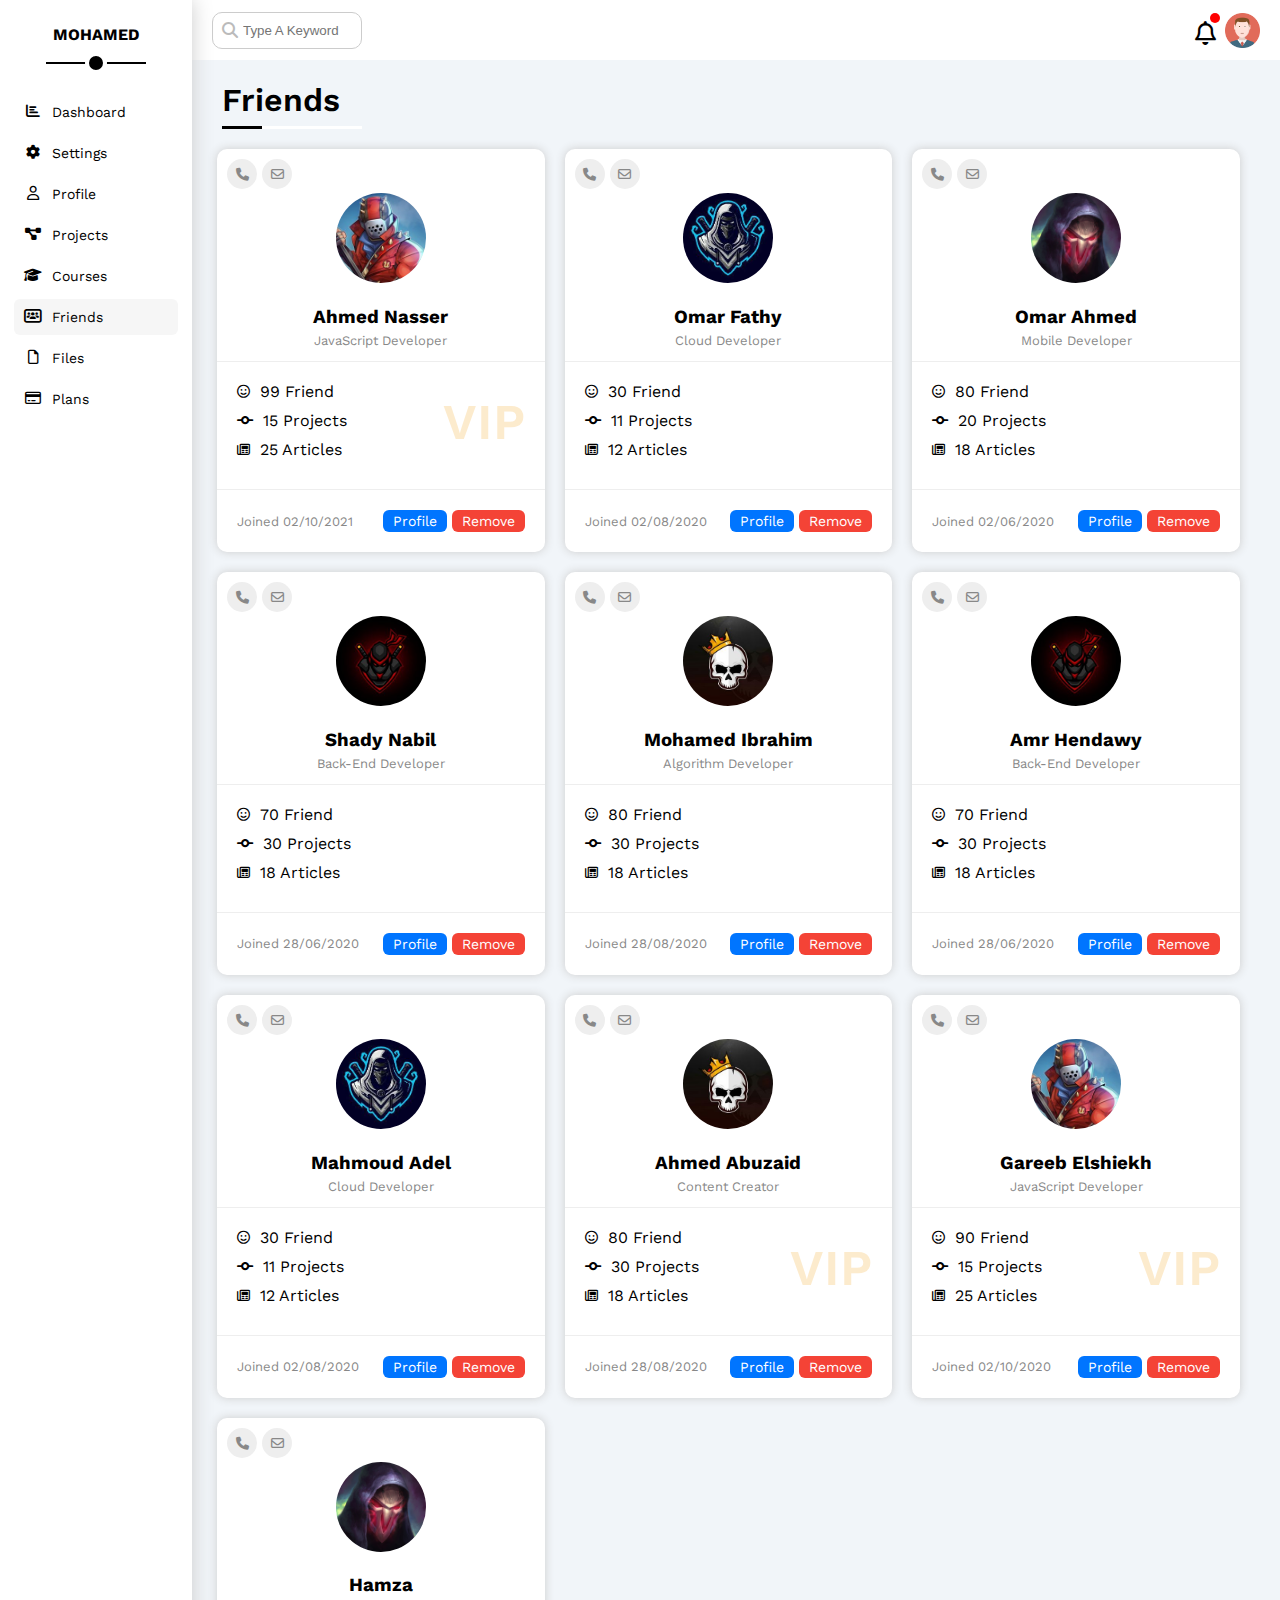
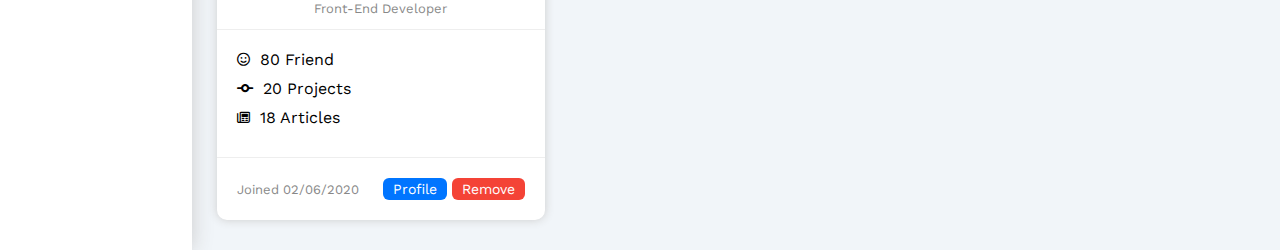
<file: friends.html>
<!DOCTYPE html>
<html lang="en">
<head>
    <meta charset="UTF-8">
    <meta http-equiv="X-UA-Compatible" content="IE=edge">
    <meta name="viewport" content="width=device-width, initial-scale=1.0">
    <link rel="stylesheet" href="css/all.css">
    <link rel="stylesheet" href="css/framework.css">
    <link rel="stylesheet" href="css/stayle.css">
    <link rel="preconnect" href="https://fonts.googleapis.com">
    <link rel="preconnect" href="https://fonts.gstatic.com" crossorigin>
    <link href="https://fonts.googleapis.com/css2?family=Open+Sans:wght@300;400;500;600;700;800&family=Work+Sans:wght@200;300;400;500;600;700;800&display=swap" rel="stylesheet">
    <title>Friends</title>
    <link rel="icon" sizes="192x192" type="image" href="imgs/logo.png">
</head>
<body>
    <div class="page bc-page-background d-flex">
        <nav class="bc-white">                                             <!-- side bar -->
            <h2 class="text-c mb-50 mt-25 p-relative">MOHAMED</h2>
            <ul class="">
                <li class=""><a class="d-flex br-6 fs-14" href="index.html">
                    <i class="fa-solid fa-chart-bar fa-fw"></i>
                    <span class="hide-mobile">Dashboard</span>
                </a></li>
                <li class=""><a class="d-flex br-6 fs-14" href="settings.html">
                    <i class="fa-solid fa-gear fa-fw"></i>
                    <span class="hide-mobile">Settings</span>
                </a></li>
                <li class=""><a class="d-flex br-6 fs-14" href="profile.html">
                    <i class="fa-regular fa-user fa-fw"></i>
                    <span class="hide-mobile">Profile</span>
                </a></li>
                <li class=""><a class="d-flex br-6 fs-14" href="projects.html">
                    <i class="fa-solid fa-diagram-project fa-fw"></i>
                    <span class="hide-mobile">Projects</span>
                </a></li>
                <li class=""><a class="d-flex br-6 fs-14" href="courses.html">
                    <i class="fa-solid fa-graduation-cap fa-fw"></i>
                    <span class="hide-mobile">Courses</span>
                </a></li>
                <li class=""><a class="active d-flex br-6 fs-14" href="friends.html">
                    <i class="fa-solid fa-users-rectangle fa-fw"></i>
                    <span class="hide-mobile">Friends</span>
                </a></li>
                <li class=""><a class="d-flex br-6 fs-14" href="files.html">
                    <i class="fa-regular fa-file fa-fw"></i>
                    <span class="hide-mobile">Files</span>
                </a></li>
                <li class=""><a class="d-flex br-6 fs-14" href="plans.html">
                    <i class="fa-regular fa-credit-card fa-fw"></i>
                    <span class="hide-mobile">Plans</span>
                </a></li>
            </ul>
        </nav>
        <div class="content">
            <header class="bc-white b-flex">                                <!-- header -->
                <div class="form p-relative">
                    <i class="fa-solid fa-magnifying-glass p-absolute"></i>
                    <input class="br-10 border-ccc ml-20" type="search" placeholder="Type A Keyword">
                </div>
                <div class="user mr-20 d-flex p-relative">
                    <i class="fa-regular fa-bell"></i>
                    <a class="image" href="profile.html"></a>
                </div>
            </header>
            <h1 class="ml-30 p-relative">Friends</h1>
            <div class="friends-widgets d-grid gap-20 ml-25 mr-25 mt-30 mb-30 margin-mobile">
                <div class="widget bc-white br-10 box-sh"">                                             <!-- widget   1   -->
                    <div class="contact-icon p-10 pb-0">
                        <a href="#" class="btn-i-shape btn-i-color p-relative"><i class="fa-solid fa-phone center"></i></a>
                        <a href="#" class="btn-i-shape btn-i-color p-relative"><i class="fa-regular fa-envelope center"></i></a>
                    </div>
                    <div class="user text-c border-bottom p-20 pt-0 pb-0 mb-20">
                        <img class="br-50 width-90" src="imgs/friend-01.jpg">
                        <h3 class="mb-0">Ahmed Nasser</h3>
                        <p class="c-p fs-13 mt-5">JavaScript Developer</p>
                    </div>
                    <div class="user-info p-20 pt-0 mb-20 border-bottom">
                        <div class="d-flex align-c mb-10">
                            <i class="fa-regular fa-face-smile fs-13 mr-10"></i>
                            <span class="">99 Friend</span>
                        </div>
                        <div class="d-flex align-c mb-10">
                            <i class="fa-solid fa-code-commit fs-13 mr-10"></i>
                            <span class="">15 Projects</span>
                        </div>
                        <div class="d-flex align-c mb-10">
                            <i class="fa-regular fa-newspaper fs-13 mr-10"></i>
                            <span class="">25 Articles</span>
                        </div>
                    </div>
                    <div class="b-flex p-20 pt-0">
                        <span class="c-p fs-13">Joined 02/10/2021</span>
                        <div class="d-flex">
                            <a href="profile.html" class="fs-14 btn-shape btn-color mr-5">Profile</a>
                            <a href="#" class="fs-14 btn-shape c-white bg-red">Remove</a>
                        </div>
                    </div>
                </div>
                <div class="widget bc-white br-10 box-sh"">                                             <!-- widget   2   -->
                    <div class="contact-icon p-10 pb-0">
                        <a href="#" class="btn-i-shape btn-i-color p-relative"><i class="fa-solid fa-phone center"></i></a>
                        <a href="#" class="btn-i-shape btn-i-color p-relative"><i class="fa-regular fa-envelope center"></i></a>
                    </div>
                    <div class="user text-c border-bottom p-20 pb-0 pt-0 mb-20">
                        <img class="br-50 width-90" src="imgs/friend-02.jpg">
                        <h3 class="mb-0">Omar Fathy</h3>
                        <p class="c-p fs-13 mt-5">Cloud Developer</p>
                    </div>
                    <div class="user-info p-20 pt-0 mb-20 border-bottom">
                        <div class="d-flex align-c mb-10">
                            <i class="fa-regular fa-face-smile fs-13 mr-10"></i>
                            <span class="">30 Friend</span>
                        </div>
                        <div class="d-flex align-c mb-10">
                            <i class="fa-solid fa-code-commit fs-13 mr-10"></i>
                            <span class="">11 Projects</span>
                        </div>
                        <div class="d-flex align-c mb-10">
                            <i class="fa-regular fa-newspaper fs-13 mr-10"></i>
                            <span class="">12 Articles</span>
                        </div>
                    </div>
                    <div class="b-flex p-20 pt-0">
                        <span class="c-p fs-13">Joined 02/08/2020</span>
                        <div class="d-flex">
                            <a href="profile.html" class="fs-14 btn-shape btn-color mr-5">Profile</a>
                            <a href="#" class="fs-14 btn-shape c-white bg-red">Remove</a>
                        </div>
                    </div>
                </div>
                <div class="widget bc-white br-10 box-sh"">                                             <!-- widget   3   -->
                    <div class="contact-icon p-10 pb-0">
                        <a href="#" class="btn-i-shape btn-i-color p-relative"><i class="fa-solid fa-phone center"></i></a>
                        <a href="#" class="btn-i-shape btn-i-color p-relative"><i class="fa-regular fa-envelope center"></i></a>
                    </div>
                    <div class="user text-c border-bottom p-20 pb-0 pt-0 mb-20">
                        <img class="br-50 width-90" src="imgs/friend-03.jpg">
                        <h3 class="mb-0">Omar Ahmed</h3>
                        <p class="c-p fs-13 mt-5">Mobile Developer</p>
                    </div>
                    <div class="user-info p-20 pt-0 mb-20 border-bottom">
                        <div class="d-flex align-c mb-10">
                            <i class="fa-regular fa-face-smile fs-13 mr-10"></i>
                            <span class="">80 Friend</span>
                        </div>
                        <div class="d-flex align-c mb-10">
                            <i class="fa-solid fa-code-commit fs-13 mr-10"></i>
                            <span class="">20 Projects</span>
                        </div>
                        <div class="d-flex align-c mb-10">
                            <i class="fa-regular fa-newspaper fs-13 mr-10"></i>
                            <span class="">18 Articles</span>
                        </div>
                    </div>
                    <div class="b-flex p-20 pt-0">
                        <span class="c-p fs-13">Joined 02/06/2020</span>
                        <div class="d-flex">
                            <a href="profile.html" class="fs-14 btn-shape btn-color mr-5">Profile</a>
                            <a href="#" class="fs-14 btn-shape c-white bg-red">Remove</a>
                        </div>
                    </div>
                </div>
                <div class="widget bc-white br-10 box-sh"">                                             <!-- widget   4   -->
                    <div class="contact-icon p-10 pb-0">
                        <a href="#" class="btn-i-shape btn-i-color p-relative"><i class="fa-solid fa-phone center"></i></a>
                        <a href="#" class="btn-i-shape btn-i-color p-relative"><i class="fa-regular fa-envelope center"></i></a>
                    </div>
                    <div class="user text-c border-bottom p-20 pb-0 pt-0 mb-20">
                        <img class="br-50 width-90" src="imgs/friend-04.jpg">
                        <h3 class="mb-0">Shady Nabil</h3>
                        <p class="c-p fs-13 mt-5">Back-End Developer</p>
                    </div>
                    <div class="user-info p-20 pt-0 mb-20 border-bottom">
                        <div class="d-flex align-c mb-10">
                            <i class="fa-regular fa-face-smile fs-13 mr-10"></i>
                            <span class="">70 Friend</span>
                        </div>
                        <div class="d-flex align-c mb-10">
                            <i class="fa-solid fa-code-commit fs-13 mr-10"></i>
                            <span class="">30 Projects</span>
                        </div>
                        <div class="d-flex align-c mb-10">
                            <i class="fa-regular fa-newspaper fs-13 mr-10"></i>
                            <span class="">18 Articles</span>
                        </div>
                    </div>
                    <div class="b-flex p-20 pt-0">
                        <span class="c-p fs-13">Joined 28/06/2020</span>
                        <div class="d-flex">
                            <a href="profile.html" class="fs-14 btn-shape btn-color mr-5">Profile</a>
                            <a href="#" class="fs-14 btn-shape c-white bg-red">Remove</a>
                        </div>
                    </div>
                </div>
                <div class="widget bc-white br-10 box-sh"">                                             <!-- widget   5   -->
                    <div class="contact-icon p-10 pb-0">
                        <a href="#" class="btn-i-shape btn-i-color p-relative"><i class="fa-solid fa-phone center"></i></a>
                        <a href="#" class="btn-i-shape btn-i-color p-relative"><i class="fa-regular fa-envelope center"></i></a>
                    </div>
                    <div class="user text-c border-bottom p-20 pb-0 pt-0 mb-20">
                        <img class="br-50 width-90" src="imgs/friend-05.jpg">
                        <h3 class="mb-0">Mohamed Ibrahim</h3>
                        <p class="c-p fs-13 mt-5">Algorithm Developer</p>
                    </div>
                    <div class="user-info p-20 pt-0 mb-20 border-bottom">
                        <div class="d-flex align-c mb-10">
                            <i class="fa-regular fa-face-smile fs-13 mr-10"></i>
                            <span class="">80 Friend</span>
                        </div>
                        <div class="d-flex align-c mb-10">
                            <i class="fa-solid fa-code-commit fs-13 mr-10"></i>
                            <span class="">30 Projects</span>
                        </div>
                        <div class="d-flex align-c mb-10">
                            <i class="fa-regular fa-newspaper fs-13 mr-10"></i>
                            <span class="">18 Articles</span>
                        </div>
                    </div>
                    <div class="b-flex p-20 pt-0">
                        <span class="c-p fs-13">Joined 28/08/2020</span>
                        <div class="d-flex">
                            <a href="profile.html" class="fs-14 btn-shape btn-color mr-5">Profile</a>
                            <a href="#" class="fs-14 btn-shape c-white bg-red">Remove</a>
                        </div>
                    </div>
                </div>
                <div class="widget bc-white br-10 box-sh"">                                             <!-- widget   6   -->
                    <div class="contact-icon p-10 pb-0">
                        <a href="#" class="btn-i-shape btn-i-color p-relative"><i class="fa-solid fa-phone center"></i></a>
                        <a href="#" class="btn-i-shape btn-i-color p-relative"><i class="fa-regular fa-envelope center"></i></a>
                    </div>
                    <div class="user text-c border-bottom p-20 pb-0 pt-0 mb-20">
                        <img class="br-50 width-90" src="imgs/friend-04.jpg">
                        <h3 class="mb-0">Amr Hendawy</h3>
                        <p class="c-p fs-13 mt-5">Back-End Developer</p>
                    </div>
                    <div class="user-info p-20 pt-0 mb-20 border-bottom">
                        <div class="d-flex align-c mb-10">
                            <i class="fa-regular fa-face-smile fs-13 mr-10"></i>
                            <span class="">70 Friend</span>
                        </div>
                        <div class="d-flex align-c mb-10">
                            <i class="fa-solid fa-code-commit fs-13 mr-10"></i>
                            <span class="">30 Projects</span>
                        </div>
                        <div class="d-flex align-c mb-10">
                            <i class="fa-regular fa-newspaper fs-13 mr-10"></i>
                            <span class="">18 Articles</span>
                        </div>
                    </div>
                    <div class="b-flex p-20 pt-0">
                        <span class="c-p fs-13">Joined 28/06/2020</span>
                        <div class="d-flex">
                            <a href="profile.html" class="fs-14 btn-shape btn-color mr-5">Profile</a>
                            <a href="#" class="fs-14 btn-shape c-white bg-red">Remove</a>
                        </div>
                    </div>
                </div>
                <div class="widget bc-white br-10 box-sh"">                                             <!-- widget   7   -->
                    <div class="contact-icon p-10 pb-0">
                        <a href="#" class="btn-i-shape btn-i-color p-relative"><i class="fa-solid fa-phone center"></i></a>
                        <a href="#" class="btn-i-shape btn-i-color p-relative"><i class="fa-regular fa-envelope center"></i></a>
                    </div>
                    <div class="user text-c border-bottom p-20 pb-0 pt-0 mb-20">
                        <img class="br-50 width-90" src="imgs/friend-02.jpg">
                        <h3 class="mb-0">Mahmoud Adel</h3>
                        <p class="c-p fs-13 mt-5">Cloud Developer</p>
                    </div>
                    <div class="user-info p-20 pt-0 mb-20 border-bottom">
                        <div class="d-flex align-c mb-10">
                            <i class="fa-regular fa-face-smile fs-13 mr-10"></i>
                            <span class="">30 Friend</span>
                        </div>
                        <div class="d-flex align-c mb-10">
                            <i class="fa-solid fa-code-commit fs-13 mr-10"></i>
                            <span class="">11 Projects</span>
                        </div>
                        <div class="d-flex align-c mb-10">
                            <i class="fa-regular fa-newspaper fs-13 mr-10"></i>
                            <span class="">12 Articles</span>
                        </div>
                    </div>
                    <div class="b-flex p-20 pt-0">
                        <span class="c-p fs-13">Joined 02/08/2020</span>
                        <div class="d-flex">
                            <a href="profile.html" class="fs-14 btn-shape btn-color mr-5">Profile</a>
                            <a href="#" class="fs-14 btn-shape c-white bg-red">Remove</a>
                        </div>
                    </div>
                </div>
                <div class="widget bc-white br-10 box-sh"">                                             <!-- widget   8   -->
                    <div class="contact-icon p-10 pb-0">
                        <a href="#" class="btn-i-shape btn-i-color p-relative"><i class="fa-solid fa-phone center"></i></a>
                        <a href="#" class="btn-i-shape btn-i-color p-relative"><i class="fa-regular fa-envelope center"></i></a>
                    </div>
                    <div class="user text-c border-bottom p-20 pb-0 pt-0 mb-20">
                        <img class="br-50 width-90" src="imgs/friend-05.jpg">
                        <h3 class="mb-0">Ahmed Abuzaid</h3>
                        <p class="c-p fs-13 mt-5">Content Creator</p>
                    </div>
                    <div class="user-info p-20 pt-0 mb-20 border-bottom">
                        <div class="d-flex align-c mb-10">
                            <i class="fa-regular fa-face-smile fs-13 mr-10"></i>
                            <span class="">80 Friend</span>
                        </div>
                        <div class="d-flex align-c mb-10">
                            <i class="fa-solid fa-code-commit fs-13 mr-10"></i>
                            <span class="">30 Projects</span>
                        </div>
                        <div class="d-flex align-c mb-10">
                            <i class="fa-regular fa-newspaper fs-13 mr-10"></i>
                            <span class="">18 Articles</span>
                        </div>
                    </div>
                    <div class="b-flex p-20 pt-0">
                        <span class="c-p fs-13">Joined 28/08/2020</span>
                        <div class="d-flex">
                            <a href="profile.html" class="fs-14 btn-shape btn-color mr-5">Profile</a>
                            <a href="#" class="fs-14 btn-shape c-white bg-red">Remove</a>
                        </div>
                    </div>
                </div>
                <div class="widget bc-white br-10 box-sh"">                                             <!-- widget   9   -->
                    <div class="contact-icon p-10 pb-0">
                        <a href="#" class="btn-i-shape btn-i-color p-relative"><i class="fa-solid fa-phone center"></i></a>
                        <a href="#" class="btn-i-shape btn-i-color p-relative"><i class="fa-regular fa-envelope center"></i></a>
                    </div>
                    <div class="user text-c border-bottom p-20 pb-0 pt-0 mb-20">
                        <img class="br-50 width-90" src="imgs/friend-01.jpg">
                        <h3 class="mb-0">Gareeb Elshiekh</h3>
                        <p class="c-p fs-13 mt-5">JavaScript Developer</p>
                    </div>
                    <div class="user-info p-20 pt-0 mb-20 border-bottom">
                        <div class="d-flex align-c mb-10">
                            <i class="fa-regular fa-face-smile fs-13 mr-10"></i>
                            <span class="">90 Friend</span>
                        </div>
                        <div class="d-flex align-c mb-10">
                            <i class="fa-solid fa-code-commit fs-13 mr-10"></i>
                            <span class="">15 Projects</span>
                        </div>
                        <div class="d-flex align-c mb-10">
                            <i class="fa-regular fa-newspaper fs-13 mr-10"></i>
                            <span class="">25 Articles</span>
                        </div>
                    </div>
                    <div class="b-flex p-20 pt-0">
                        <span class="c-p fs-13">Joined 02/10/2020</span>
                        <div class="d-flex">
                            <a href="profile.html" class="fs-14 btn-shape btn-color mr-5">Profile</a>
                            <a href="#" class="fs-14 btn-shape c-white bg-red">Remove</a>
                        </div>
                    </div>
                </div>
                <div class="widget bc-white br-10 box-sh"">                                             <!-- widget   10   -->
                    <div class="contact-icon p-10 pb-0">
                        <a href="#" class="btn-i-shape btn-i-color p-relative"><i class="fa-solid fa-phone center"></i></a>
                        <a href="#" class="btn-i-shape btn-i-color p-relative"><i class="fa-regular fa-envelope center"></i></a>
                    </div>
                    <div class="user text-c border-bottom p-20 pb-0 pt-0 mb-20">
                        <img class="br-50 width-90" src="imgs/friend-03.jpg">
                        <h3 class="mb-0">Hamza</h3>
                        <p class="c-p fs-13 mt-5">Front-End Developer</p>
                    </div>
                    <div class="user-info p-20 pt-0 mb-20 border-bottom">
                        <div class="d-flex align-c mb-10">
                            <i class="fa-regular fa-face-smile fs-13 mr-10"></i>
                            <span class="">80 Friend</span>
                        </div>
                        <div class="d-flex align-c mb-10">
                            <i class="fa-solid fa-code-commit fs-13 mr-10"></i>
                            <span class="">20 Projects</span>
                        </div>
                        <div class="d-flex align-c mb-10">
                            <i class="fa-regular fa-newspaper fs-13 mr-10"></i>
                            <span class="">18 Articles</span>
                        </div>
                    </div>
                    <div class="b-flex p-20 pt-0">
                        <span class="c-p fs-13">Joined 02/06/2020</span>
                        <div class="d-flex">
                            <a href="profile.html" class="fs-14 btn-shape btn-color mr-5">Profile</a>
                            <a href="#" class="fs-14 btn-shape c-white bg-red">Remove</a>
                        </div>
                    </div>
                </div>
            </div>
        </div>
    </div>
</body>
</html>
</file>
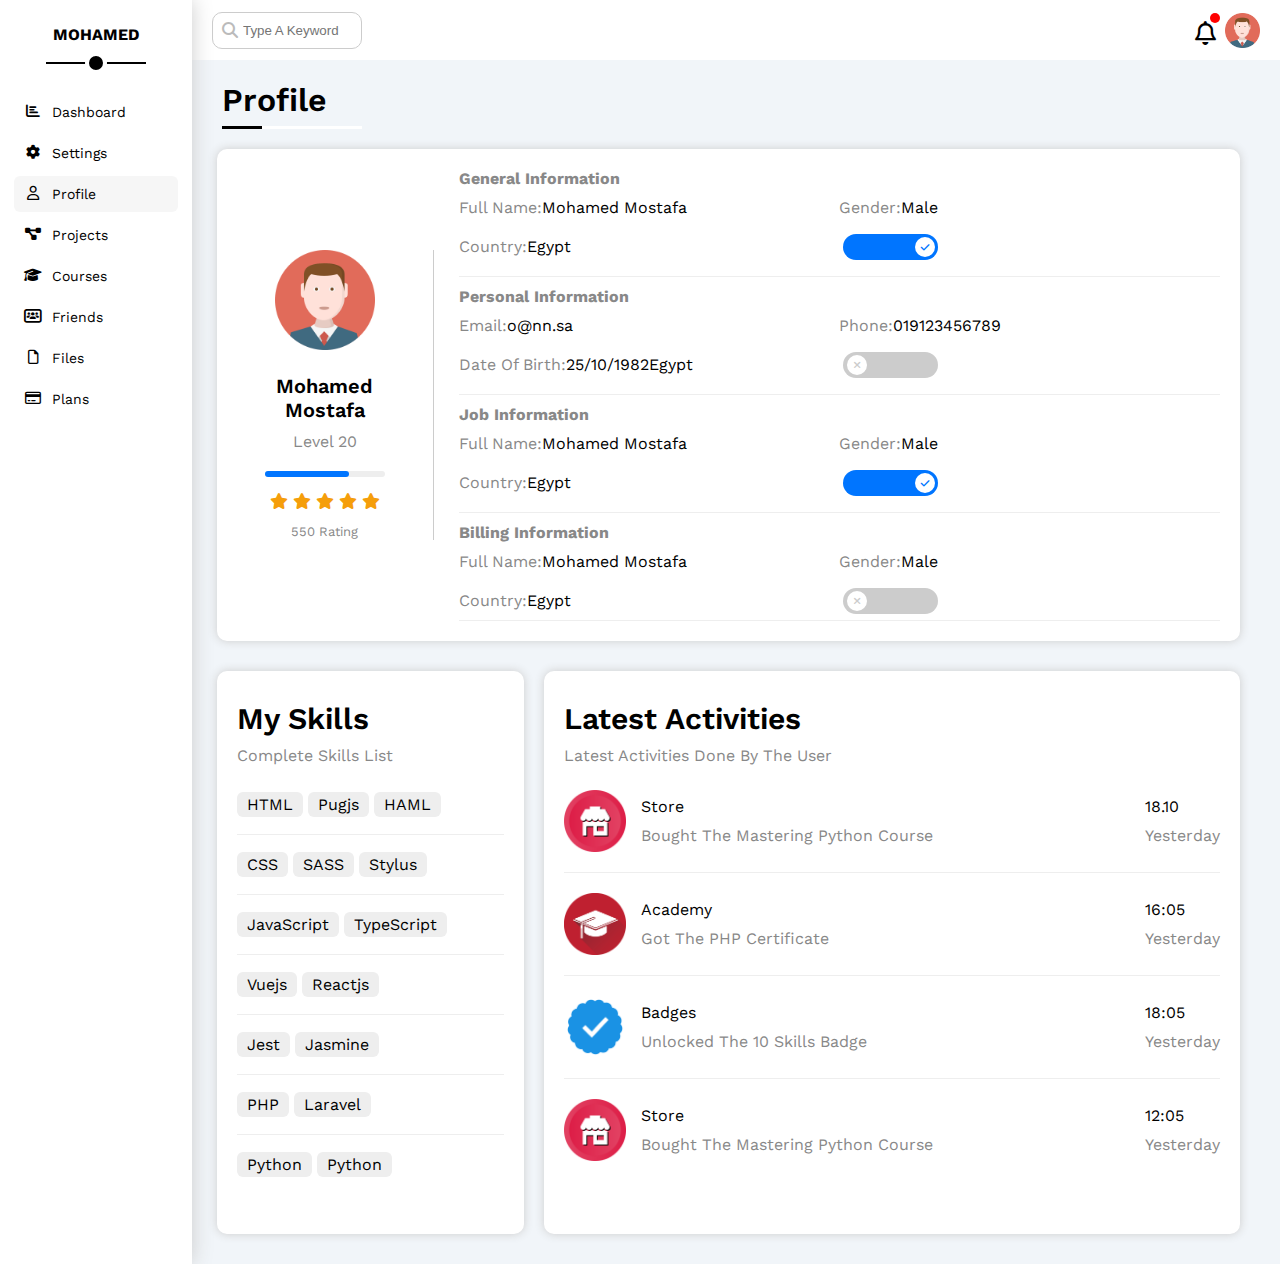
<file: profile.html>
<!DOCTYPE html>
<html lang="en">
<head>
    <meta charset="UTF-8">
    <meta http-equiv="X-UA-Compatible" content="IE=edge">
    <meta name="viewport" content="width=device-width, initial-scale=1.0">
    <link rel="stylesheet" href="css/all.css">
    <link rel="stylesheet" href="css/framework.css">
    <link rel="stylesheet" href="css/stayle.css">
    <link rel="preconnect" href="https://fonts.googleapis.com">
    <link rel="preconnect" href="https://fonts.gstatic.com" crossorigin>
    <link href="https://fonts.googleapis.com/css2?family=Open+Sans:wght@300;400;500;600;700;800&family=Work+Sans:wght@200;300;400;500;600;700;800&display=swap" rel="stylesheet">
    <title>Profile</title>
    <link rel="icon" sizes="192x192" type="image" href="imgs/logo.png">
</head>
<body>
    <div class="page bc-page-background d-flex">
        <nav class="bc-white">                                             <!-- side bar -->
            <h2 class="text-c mb-50 mt-25 p-relative">MOHAMED</h2>
            <ul class="">
                <li class=""><a class="d-flex br-6 fs-14" href="index.html">
                    <i class="fa-solid fa-chart-bar fa-fw"></i>
                    <span class="hide-mobile">Dashboard</span>
                </a></li>
                <li class=""><a class="d-flex br-6 fs-14" href="settings.html">
                    <i class="fa-solid fa-gear fa-fw"></i>
                    <span class="hide-mobile">Settings</span>
                </a></li>
                <li class=""><a class="active d-flex br-6 fs-14" href="profile.html">
                    <i class="fa-regular fa-user fa-fw"></i>
                    <span class="hide-mobile">Profile</span>
                </a></li>
                <li class=""><a class="d-flex br-6 fs-14" href="projects.html">
                    <i class="fa-solid fa-diagram-project fa-fw"></i>
                    <span class="hide-mobile">Projects</span>
                </a></li>
                <li class=""><a class="d-flex br-6 fs-14" href="courses.html">
                    <i class="fa-solid fa-graduation-cap fa-fw"></i>
                    <span class="hide-mobile">Courses</span>
                </a></li>
                <li class=""><a class="d-flex br-6 fs-14" href="friends.html">
                    <i class="fa-solid fa-users-rectangle fa-fw"></i>
                    <span class="hide-mobile">Friends</span>
                </a></li>
                <li class=""><a class="d-flex br-6 fs-14" href="files.html">
                    <i class="fa-regular fa-file fa-fw"></i>
                    <span class="hide-mobile">Files</span>
                </a></li>
                <li class=""><a class="d-flex br-6 fs-14" href="plans.html">
                    <i class="fa-regular fa-credit-card fa-fw"></i>
                    <span class="hide-mobile">Plans</span>
                </a></li>
            </ul>
        </nav>
        <div class="content">
            <header class="bc-white b-flex">                                <!-- header -->
                <div class="form p-relative">
                    <i class="fa-solid fa-magnifying-glass p-absolute"></i>
                    <input class="br-10 border-ccc ml-20" type="search" placeholder="Type A Keyword">
                </div>
                <div class="user mr-20 d-flex p-relative">
                    <i class="fa-regular fa-bell"></i>
                    <a class="image" href="profile.html"></a>
                </div>
            </header>
            <h1 class="ml-30 p-relative">Profile</h1>
            <div class="profile-widget ml-25 mr-25 mt-30 margin-mobile br-10 bc-white box-sh p-20 d-flex align-c">  <!--profile widget-->
                <div class="profile-user text-c">
                    <img src="imgs/avatar.png">
                    <h3 class="fs-20 fw-600 mt-20 mb-10">Mohamed Mostafa</h3>
                    <span class="c-p mb-20">Level 20</span>
                    <div class="level-prog bg-eee mb-10">
                        <span class="bg-blue full-h" style="width:70%;"></span>
                    </div>
                    <div class="stars mb-10">
                        <i class="fa-solid fa-star"></i>
                        <i class="fa-solid fa-star"></i>
                        <i class="fa-solid fa-star"></i>
                        <i class="fa-solid fa-star"></i>
                        <i class="fa-solid fa-star"></i>
                    </div>
                    <span class="c-p fs-13">550 Rating</span>
                </div>
                <div class="general-info flex-1">
                    <div class="card border-bottom ml-25 margin-mobile pb-10">
                        <h4 class="c-p mt-0 mb-0">General Information</h4>
                        <div class="d-grid card-content">
                            <p class="c-p d-block mt-10 mb-10">Full Name:<span class="c-black">Mohamed Mostafa</span></p>
                            <p class="c-p d-block mt-10 mb-10">Gender:<span class="c-black">Male</span></p>
                            <p class="c-p d-block mt-10 mb-10">Country:<span class="c-black">Egypt</span></p>
                            <div class="check d-flex align-c">
                                <input type="checkbox" checked>
                            </div>
                        </div>
                    </div>
                    <div class="card border-bottom mt-10 ml-25 margin-mobile pb-10">
                        <h4 class="c-p mt-0 mb-0">Personal Information</h4>
                        <div class="d-grid card-content">
                            <p class="c-p d-block mt-10 mb-10">Email:<span class="c-black">o@nn.sa</span></p>
                            <p class="c-p d-block mt-10 mb-10">Phone:<span class="c-black">019123456789</span></p>
                            <p class="c-p d-block mt-10 mb-10">Date Of Birth:<span class="c-black">25/10/1982Egypt</span></p>
                            <div class="check d-flex align-c">
                                <input type="checkbox">
                            </div>
                        </div>
                    </div>
                    <div class="card border-bottom mt-10 ml-25 margin-mobile pb-10">
                        <h4 class="c-p mt-0 mb-0">Job Information</h4>
                        <div class="d-grid card-content">
                            <p class="c-p d-block mt-10 mb-10">Full Name:<span class="c-black">Mohamed Mostafa</span></p>
                            <p class="c-p d-block mt-10 mb-10">Gender:<span class="c-black">Male</span></p>
                            <p class="c-p d-block mt-10 mb-10">Country:<span class="c-black">Egypt</span></p>
                            <div class="check d-flex align-c">
                                <input type="checkbox" checked>
                            </div>
                        </div>
                    </div>
                    <div class="card border-bottom mt-10 ml-25 margin-mobile">
                        <h4 class="c-p mt-0 mb-0">Billing Information</h4>
                        <div class="d-grid card-content">
                            <p class="c-p d-block mt-10 mb-10">Full Name:<span class="c-black">Mohamed Mostafa</span></p>
                            <p class="c-p d-block mt-10 mb-10">Gender:<span class="c-black">Male</span></p>
                            <p class="c-p d-block mt-10 mb-10">Country:<span class="c-black">Egypt</span></p>
                            <div class="check d-flex align-c">
                                <input type="checkbox">
                            </div>
                        </div>
                    </div>
                </div>
            </div>
            <div class="other-Widgets d-flex gap-20 ml-25 mr-25 mt-30 mb-30 margin-mobile">
                <div class="my-skills br-10 bc-white box-sh p-20">
                    <h3 class="fw-600 fs-30 mt-10 mb-10">My Skills</h3>
                    <span class="c-p">Complete Skills List</span>
                    <div class="card mt-30 mb-20 border-bottom pb-20 txt-c-mobile">
                        <span class="btn-shape bg-eee">HTML</span>
                        <span class="btn-shape bg-eee">Pugjs</span>
                        <span class="btn-shape bg-eee">HAML</span>
                    </div>
                    <div class="card mb-20 border-bottom pb-20 txt-c-mobile">
                        <span class="btn-shape bg-eee">CSS</span>
                        <span class="btn-shape bg-eee">SASS</span>
                        <span class="btn-shape bg-eee">Stylus</span>
                    </div>
                    <div class="card mb-20 border-bottom pb-20 txt-c-mobile">
                        <span class="btn-shape bg-eee">JavaScript</span>
                        <span class="btn-shape bg-eee">TypeScript</span>
                    </div>
                    <div class="card mb-20 border-bottom pb-20 txt-c-mobile">
                        <span class="btn-shape bg-eee">Vuejs</span>
                        <span class="btn-shape bg-eee">Reactjs</span>
                    </div>
                    <div class="card mb-20 border-bottom pb-20 txt-c-mobile">
                        <span class="btn-shape bg-eee">Jest</span>
                        <span class="btn-shape bg-eee">Jasmine</span>
                    </div>
                    <div class="card mb-20 border-bottom pb-20 txt-c-mobile">
                        <span class="btn-shape bg-eee">PHP</span>
                        <span class="btn-shape bg-eee">Laravel</span>
                    </div>
                    <div class="card mb-20 pb-20 txt-c-mobile">
                        <span class="btn-shape bg-eee">Python</span>
                        <span class="btn-shape bg-eee">Python</span>
                    </div>
                </div>
                <div class="latest-activities br-10 bc-white box-sh p-20 flex-1">
                    <h3 class="fw-600 fs-30 mt-10 mb-10">Latest Activities</h3>
                    <span class="c-p">Latest Activities Done By The User</span>
                    <div class="card b-flex border-bottom pb-20 mt-25 mb-20 mobile-flex-column txt-c-mobile">
                        <div class="info d-flex mobile-flex-column txt-c-mobile">
                            <img src="imgs/activity-01.png">
                            <div class="text ml-15 d-flex flex-column justify-c">
                                <span class="d-block mb-10">Store</span>
                                <span class="c-p">Bought The Mastering Python Course</span>
                            </div>
                        </div>
                        <div class="date d-flex flex-column justify-c">
                            <span class="d-block mb-10">18.10</span>
                            <span class="c-p">Yesterday</span>
                        </div>
                    </div>
                    <div class="card b-flex border-bottom pb-20 mt-20 mb-20 mobile-flex-column txt-c-mobile">
                        <div class="info d-flex mobile-flex-column txt-c-mobile">
                            <img src="imgs/activity-02.png">
                            <div class="text ml-15 d-flex flex-column justify-c">
                                <span class="d-block mb-10">Academy</span>
                                <span class="c-p">Got The PHP Certificate</span>
                            </div>
                        </div>
                        <div class="date d-flex flex-column justify-c">
                            <span class="d-block mb-10">16:05</span>
                            <span class="c-p">Yesterday</span>
                        </div>
                    </div>
                    <div class="card b-flex border-bottom pb-20 mt-20 mb-20 mobile-flex-column txt-c-mobile">
                        <div class="info d-flex mobile-flex-column txt-c-mobile">
                            <img src="imgs/activity-03.png">
                            <div class="text ml-15 d-flex flex-column justify-c">
                                <span class="d-block mb-10">Badges</span>
                                <span class="c-p">Unlocked The 10 Skills Badge</span>
                            </div>
                        </div>
                        <div class="date d-flex flex-column justify-c">
                            <span class="d-block mb-10">18:05</span>
                            <span class="c-p">Yesterday</span>
                        </div>
                    </div>
                    <div class="card b-flex mt-20 mb-20 mobile-flex-column txt-c-mobile">
                        <div class="info d-flex mobile-flex-column txt-c-mobile">
                            <img src="imgs/activity-01.png">
                            <div class="text ml-15 d-flex flex-column justify-c">
                                <span class="d-block mb-10">Store</span>
                                <span class="c-p">Bought The Mastering Python Course</span>
                            </div>
                        </div>
                        <div class="date d-flex flex-column justify-c">
                            <span class="d-block mb-10">12:05</span>
                            <span class="c-p">Yesterday</span>
                        </div>
                    </div>
                </div>
            </div>
        </div>
    </div>
</body>
</html>
</file>
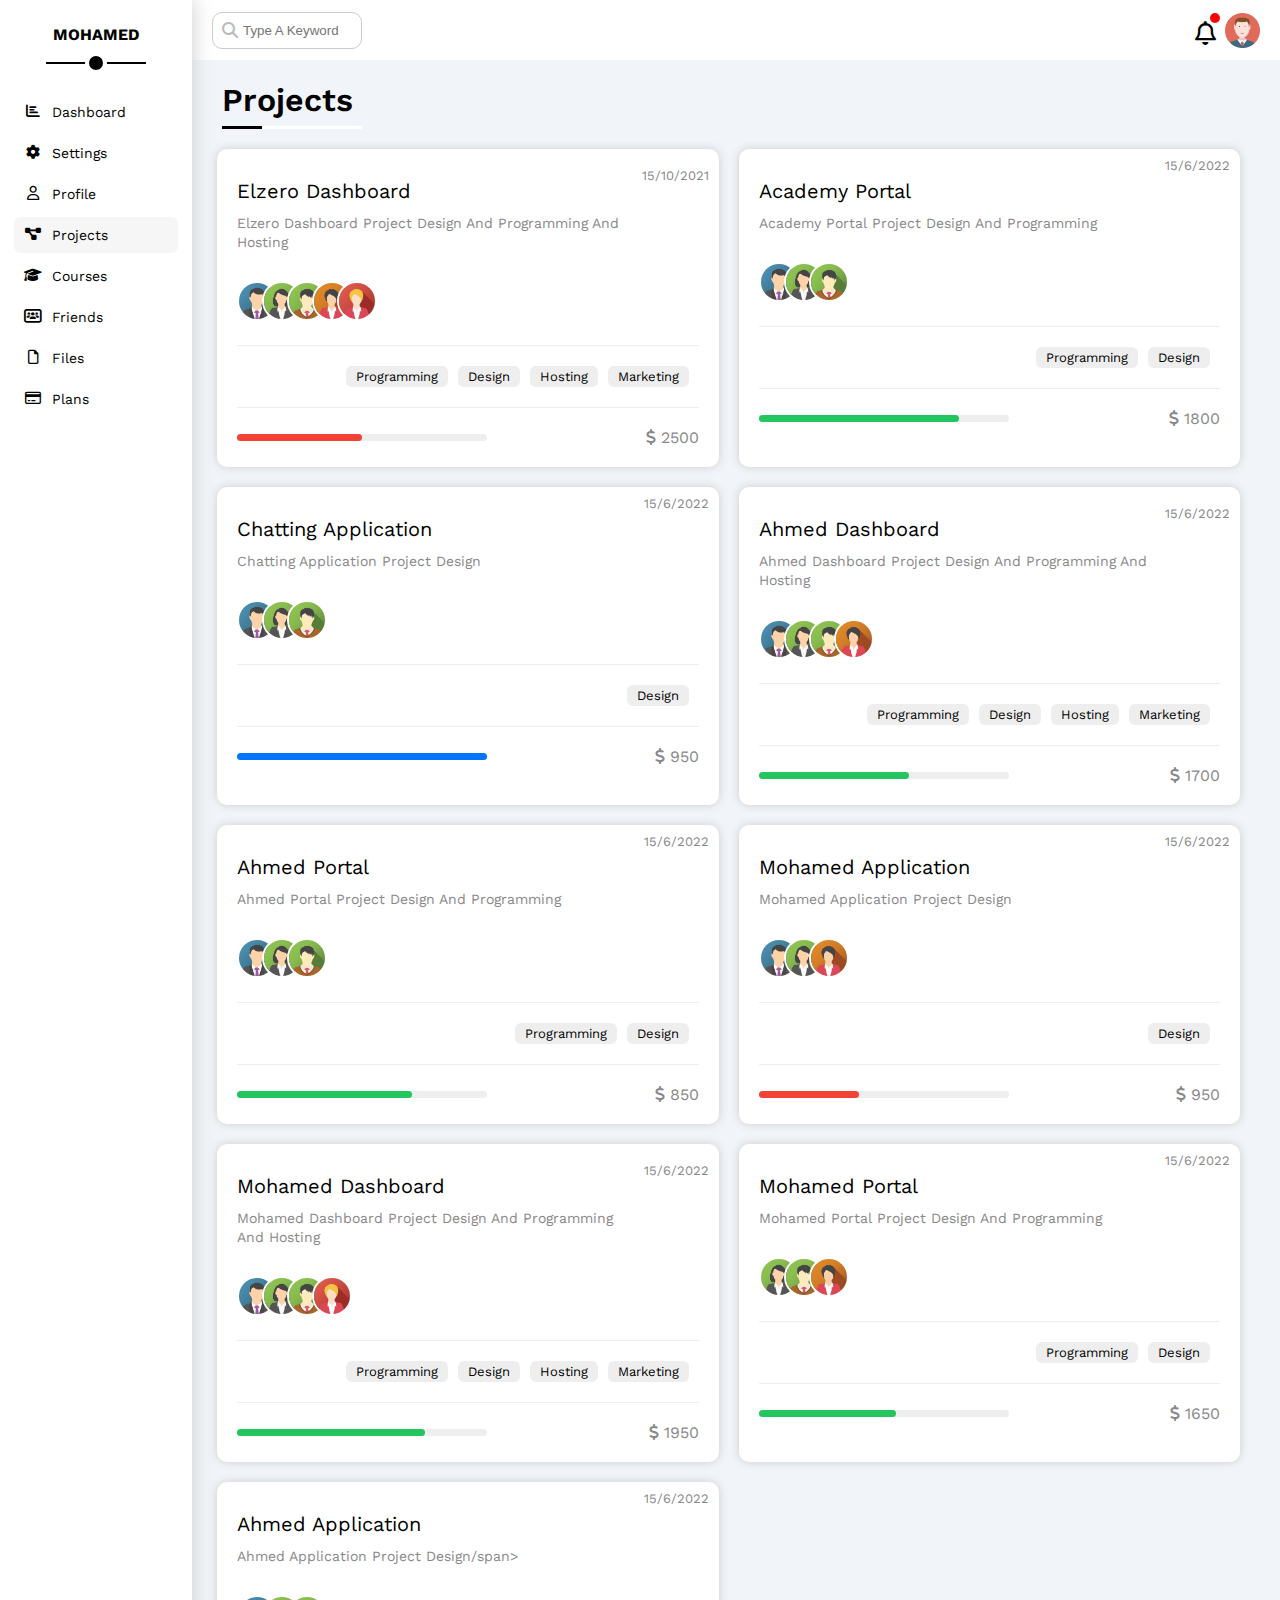
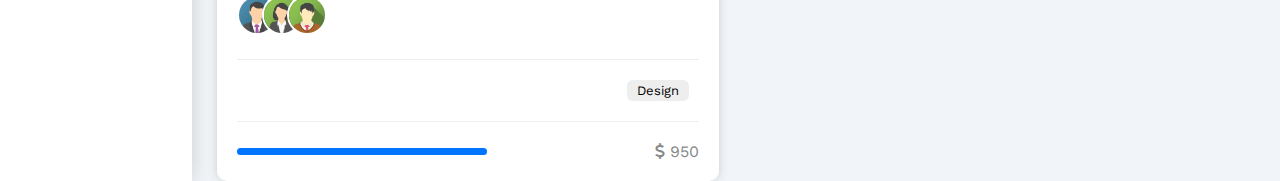
<file: projects.html>
<!DOCTYPE html>
<html lang="en">
<head>
    <meta charset="UTF-8">
    <meta http-equiv="X-UA-Compatible" content="IE=edge">
    <meta name="viewport" content="width=device-width, initial-scale=1.0">
    <link rel="stylesheet" href="css/all.css">
    <link rel="stylesheet" href="css/framework.css">
    <link rel="stylesheet" href="css/stayle.css">
    <link rel="preconnect" href="https://fonts.googleapis.com">
    <link rel="preconnect" href="https://fonts.gstatic.com" crossorigin>
    <link href="https://fonts.googleapis.com/css2?family=Open+Sans:wght@300;400;500;600;700;800&family=Work+Sans:wght@200;300;400;500;600;700;800&display=swap" rel="stylesheet">
    <title>Projects</title>
    <link rel="icon" sizes="192x192" type="image" href="imgs/logo.png">
</head>
<body>
    <div class="page bc-page-background d-flex">
        <nav class="bc-white">                                             <!-- side bar -->
            <h2 class="text-c mb-50 mt-25 p-relative">MOHAMED</h2>
            <ul class="">
                <li class=""><a class="d-flex br-6 fs-14" href="index.html">
                    <i class="fa-solid fa-chart-bar fa-fw"></i>
                    <span class="hide-mobile">Dashboard</span>
                </a></li>
                <li class=""><a class="d-flex br-6 fs-14" href="settings.html">
                    <i class="fa-solid fa-gear fa-fw"></i>
                    <span class="hide-mobile">Settings</span>
                </a></li>
                <li class=""><a class="d-flex br-6 fs-14" href="profile.html">
                    <i class="fa-regular fa-user fa-fw"></i>
                    <span class="hide-mobile">Profile</span>
                </a></li>
                <li class=""><a class="active d-flex br-6 fs-14" href="projects.html">
                    <i class="fa-solid fa-diagram-project fa-fw"></i>
                    <span class="hide-mobile">Projects</span>
                </a></li>
                <li class=""><a class="d-flex br-6 fs-14" href="courses.html">
                    <i class="fa-solid fa-graduation-cap fa-fw"></i>
                    <span class="hide-mobile">Courses</span>
                </a></li>
                <li class=""><a class="d-flex br-6 fs-14" href="friends.html">
                    <i class="fa-solid fa-users-rectangle fa-fw"></i>
                    <span class="hide-mobile">Friends</span>
                </a></li>
                <li class=""><a class="d-flex br-6 fs-14" href="files.html">
                    <i class="fa-regular fa-file fa-fw"></i>
                    <span class="hide-mobile">Files</span>
                </a></li>
                <li class=""><a class="d-flex br-6 fs-14" href="plans.html">
                    <i class="fa-regular fa-credit-card fa-fw"></i>
                    <span class="hide-mobile">Plans</span>
                </a></li>
            </ul>
        </nav>
        <div class="content">
            <header class="bc-white b-flex">                                         <!-- header -->
                <div class="form p-relative">
                    <i class="fa-solid fa-magnifying-glass p-absolute"></i>
                    <input class="br-10 border-ccc ml-20" type="search" placeholder="Type A Keyword">
                </div>
                <div class="user mr-20 d-flex p-relative">
                    <i class="fa-regular fa-bell"></i>
                    <a class="image" href="profile.html"></a>
                </div>
            </header>
            <h1 class="ml-30 p-relative">Projects</h1>
            <div class="Widgets d-grid gap-20 ml-25 mr-25 mt-30 margin-mobile">
                <div class="project-widget br-10 bc-white box-sh p-20">                  <!-- Elzero Dashboard -->
                    <div class="project-head b-flex mb-30">
                        <div class="text">
                            <h4 class="fw-normal fs-20 mt-10 mb-10">Elzero Dashboard</h4>
                            <span class="c-p fs-14">Elzero Dashboard Project Design And Programming And Hosting</span>
                        </div>
                        <span class="c-p fs-13">15/10/2021</span>
                    </div>
                    <div class="imgs border-bottom pb-20 mb-20">
                        <img src="imgs/team-01.png">
                        <img src="imgs/team-02.png">
                        <img src="imgs/team-03.png">
                        <img src="imgs/team-04.png">
                        <img src="imgs/team-05.png">
                    </div>
                    <div class="tags d-flex border-bottom pb-20 mb-20">
                        <span class="btn-shape bg-eee fs-13 mr-10">Programming</span>
                        <span class="btn-shape bg-eee fs-13 mr-10">Design</span>
                        <span class="btn-shape bg-eee fs-13 mr-10">Hosting</span>
                        <span class="btn-shape bg-eee fs-13 mr-10">Marketing</span>
                    </div>
                    <div class="projrct-footer b-flex">
                        <div class="project-prog bg-eee p-relative">
                            <span class="p-absolute bg-red" style="width:50%;"></span>
                        </div>
                        <div class="cost">
                            <i class="fa-solid fa-dollar-sign c-p"></i>
                            <span class="c-p">2500</span>
                        </div>
                    </div>
                </div>
                <div class="project-widget br-10 bc-white box-sh p-20">                  <!-- Academy Portal -->
                    <div class="project-head b-flex mb-30">
                        <div class="text">
                            <h4 class="fw-normal fs-20 mt-10 mb-10">Academy Portal</h4>
                            <span class="c-p fs-14">Academy Portal Project Design And Programming</span>
                        </div>
                        <span class="c-p fs-13">15/6/2022</span>
                    </div>
                    <div class="imgs border-bottom pb-20 mb-20">
                        <img src="imgs/team-01.png">
                        <img src="imgs/team-02.png">
                        <img src="imgs/team-03.png">
                    </div>
                    <div class="tags d-flex border-bottom pb-20 mb-20">
                        <span class="btn-shape bg-eee fs-13 mr-10">Programming</span>
                        <span class="btn-shape bg-eee fs-13 mr-10">Design</span>
                    </div>
                    <div class="projrct-footer b-flex">
                        <div class="project-prog bg-eee p-relative">
                            <span class="p-absolute bg-green" style="width:80%;"></span>
                        </div>
                        <div class="cost">
                            <i class="fa-solid fa-dollar-sign c-p"></i>
                            <span class="c-p">1800</span>
                        </div>
                    </div>
                </div>
                <div class="project-widget br-10 bc-white box-sh p-20">                  <!-- Chatting Application -->
                    <div class="project-head b-flex mb-30">
                        <div class="text">
                            <h4 class="fw-normal fs-20 mt-10 mb-10">Chatting Application</h4>
                            <span class="c-p fs-14">Chatting Application Project Design</span>
                        </div>
                        <span class="c-p fs-13">15/6/2022</span>
                    </div>
                    <div class="imgs border-bottom pb-20 mb-20">
                        <img src="imgs/team-01.png">
                        <img src="imgs/team-02.png">
                        <img src="imgs/team-03.png">
                    </div>
                    <div class="tags d-flex border-bottom pb-20 mb-20">
                        <span class="btn-shape bg-eee fs-13 mr-10">Design</span>
                    </div>
                    <div class="projrct-footer b-flex">
                        <div class="project-prog bg-eee p-relative">
                            <span class="p-absolute bg-blue" style="width:100%;"></span>
                        </div>
                        <div class="cost">
                            <i class="fa-solid fa-dollar-sign c-p"></i>
                            <span class="c-p">950</span>
                        </div>
                    </div>
                </div>
                <div class="project-widget br-10 bc-white box-sh p-20">                  <!-- Ahmed Dashboard -->
                    <div class="project-head b-flex mb-30">
                        <div class="text">
                            <h4 class="fw-normal fs-20 mt-10 mb-10">Ahmed Dashboard</h4>
                            <span class="c-p fs-14">Ahmed Dashboard Project Design And Programming And Hosting</span>
                        </div>
                        <span class="c-p fs-13">15/6/2022</span>
                    </div>
                    <div class="imgs border-bottom pb-20 mb-20">
                        <img src="imgs/team-01.png">
                        <img src="imgs/team-02.png">
                        <img src="imgs/team-03.png">
                        <img src="imgs/team-04.png">
                    </div>
                    <div class="tags d-flex border-bottom pb-20 mb-20">
                        <span class="btn-shape bg-eee fs-13 mr-10">Programming</span>
                        <span class="btn-shape bg-eee fs-13 mr-10">Design</span>
                        <span class="btn-shape bg-eee fs-13 mr-10">Hosting</span>
                        <span class="btn-shape bg-eee fs-13 mr-10">Marketing</span>
                    </div>
                    <div class="projrct-footer b-flex">
                        <div class="project-prog bg-eee p-relative">
                            <span class="p-absolute bg-green" style="width:60%;"></span>
                        </div>
                        <div class="cost">
                            <i class="fa-solid fa-dollar-sign c-p"></i>
                            <span class="c-p">1700</span>
                        </div>
                    </div>
                </div>
                <div class="project-widget br-10 bc-white box-sh p-20">                  <!-- Ahmed Portal -->
                    <div class="project-head b-flex mb-30">
                        <div class="text">
                            <h4 class="fw-normal fs-20 mt-10 mb-10">Ahmed Portal</h4>
                            <span class="c-p fs-14">Ahmed Portal Project Design And Programming</span>
                        </div>
                        <span class="c-p fs-13">15/6/2022</span>
                    </div>
                    <div class="imgs border-bottom pb-20 mb-20">
                        <img src="imgs/team-01.png">
                        <img src="imgs/team-02.png">
                        <img src="imgs/team-03.png">
                    </div>
                    <div class="tags d-flex border-bottom pb-20 mb-20">
                        <span class="btn-shape bg-eee fs-13 mr-10">Programming</span>
                        <span class="btn-shape bg-eee fs-13 mr-10">Design</span>
                    </div>
                    <div class="projrct-footer b-flex">
                        <div class="project-prog bg-eee p-relative">
                            <span class="p-absolute bg-green" style="width:70%;"></span>
                        </div>
                        <div class="cost">
                            <i class="fa-solid fa-dollar-sign c-p"></i>
                            <span class="c-p">850</span>
                        </div>
                    </div>
                </div>
                <div class="project-widget br-10 bc-white box-sh p-20">                  <!-- Mohamed Application -->
                    <div class="project-head b-flex mb-30">
                        <div class="text">
                            <h4 class="fw-normal fs-20 mt-10 mb-10">Mohamed Application</h4>
                            <span class="c-p fs-14">Mohamed Application Project Design</span>
                        </div>
                        <span class="c-p fs-13">15/6/2022</span>
                    </div>
                    <div class="imgs border-bottom pb-20 mb-20">
                        <img src="imgs/team-01.png">
                        <img src="imgs/team-02.png">
                        <img src="imgs/team-04.png">
                    </div>
                    <div class="tags d-flex border-bottom pb-20 mb-20">
                        <span class="btn-shape bg-eee fs-13 mr-10">Design</span>
                    </div>
                    <div class="projrct-footer b-flex">
                        <div class="project-prog bg-eee p-relative">
                            <span class="p-absolute bg-red" style="width:40%;"></span>
                        </div>
                        <div class="cost">
                            <i class="fa-solid fa-dollar-sign c-p"></i>
                            <span class="c-p">950</span>
                        </div>
                    </div>
                </div>
                <div class="project-widget br-10 bc-white box-sh p-20">                  <!-- Mohamed Dashboard -->
                    <div class="project-head b-flex mb-30">
                        <div class="text">
                            <h4 class="fw-normal fs-20 mt-10 mb-10">Mohamed Dashboard</h4>
                            <span class="c-p fs-14">Mohamed Dashboard Project Design And Programming And Hosting</span>
                        </div>
                        <span class="c-p fs-13">15/6/2022</span>
                    </div>
                    <div class="imgs border-bottom pb-20 mb-20">
                        <img src="imgs/team-01.png">
                        <img src="imgs/team-02.png">
                        <img src="imgs/team-03.png">
                        <img src="imgs/team-05.png">
                    </div>
                    <div class="tags d-flex border-bottom pb-20 mb-20">
                        <span class="btn-shape bg-eee fs-13 mr-10">Programming</span>
                        <span class="btn-shape bg-eee fs-13 mr-10">Design</span>
                        <span class="btn-shape bg-eee fs-13 mr-10">Hosting</span>
                        <span class="btn-shape bg-eee fs-13 mr-10">Marketing</span>
                    </div>
                    <div class="projrct-footer b-flex">
                        <div class="project-prog bg-eee p-relative">
                            <span class="p-absolute bg-green" style="width:75%;"></span>
                        </div>
                        <div class="cost">
                            <i class="fa-solid fa-dollar-sign c-p"></i>
                            <span class="c-p">1950</span>
                        </div>
                    </div>
                </div>
                <div class="project-widget br-10 bc-white box-sh p-20">                  <!-- Mohamed Portal -->
                    <div class="project-head b-flex mb-30">
                        <div class="text">
                            <h4 class="fw-normal fs-20 mt-10 mb-10">Mohamed Portal</h4>
                            <span class="c-p fs-14">Mohamed Portal Project Design And Programming</span>
                        </div>
                        <span class="c-p fs-13">15/6/2022</span>
                    </div>
                    <div class="imgs border-bottom pb-20 mb-20">
                        <img src="imgs/team-02.png">
                        <img src="imgs/team-03.png">
                        <img src="imgs/team-04.png">
                    </div>
                    <div class="tags d-flex border-bottom pb-20 mb-20">
                        <span class="btn-shape bg-eee fs-13 mr-10">Programming</span>
                        <span class="btn-shape bg-eee fs-13 mr-10">Design</span>
                    </div>
                    <div class="projrct-footer b-flex">
                        <div class="project-prog bg-eee p-relative">
                            <span class="p-absolute bg-green" style="width:55%;"></span>
                        </div>
                        <div class="cost">
                            <i class="fa-solid fa-dollar-sign c-p"></i>
                            <span class="c-p">1650</span>
                        </div>
                    </div>
                </div>
                <div class="project-widget br-10 bc-white box-sh p-20">                  <!-- Ahmed Application -->
                    <div class="project-head b-flex mb-30">
                        <div class="text">
                            <h4 class="fw-normal fs-20 mt-10 mb-10">Ahmed Application</h4>
                            <span class="c-p fs-14">Ahmed Application Project Design/span>
                        </div>
                        <span class="c-p fs-13">15/6/2022</span>
                    </div>
                    <div class="imgs border-bottom pb-20 mb-20">
                        <img src="imgs/team-01.png">
                        <img src="imgs/team-02.png">
                        <img src="imgs/team-03.png">
                    </div>
                    <div class="tags d-flex border-bottom pb-20 mb-20">
                        <span class="btn-shape bg-eee fs-13 mr-10">Design</span>
                    </div>
                    <div class="projrct-footer b-flex">
                        <div class="project-prog bg-eee p-relative">
                            <span class="p-absolute bg-blue" style="width:100%;"></span>
                        </div>
                        <div class="cost">
                            <i class="fa-solid fa-dollar-sign c-p"></i>
                            <span class="c-p">950</span>
                        </div>
                    </div>
                </div>
            </div>
        </div>
    </div>
</body>
</html>
</file>
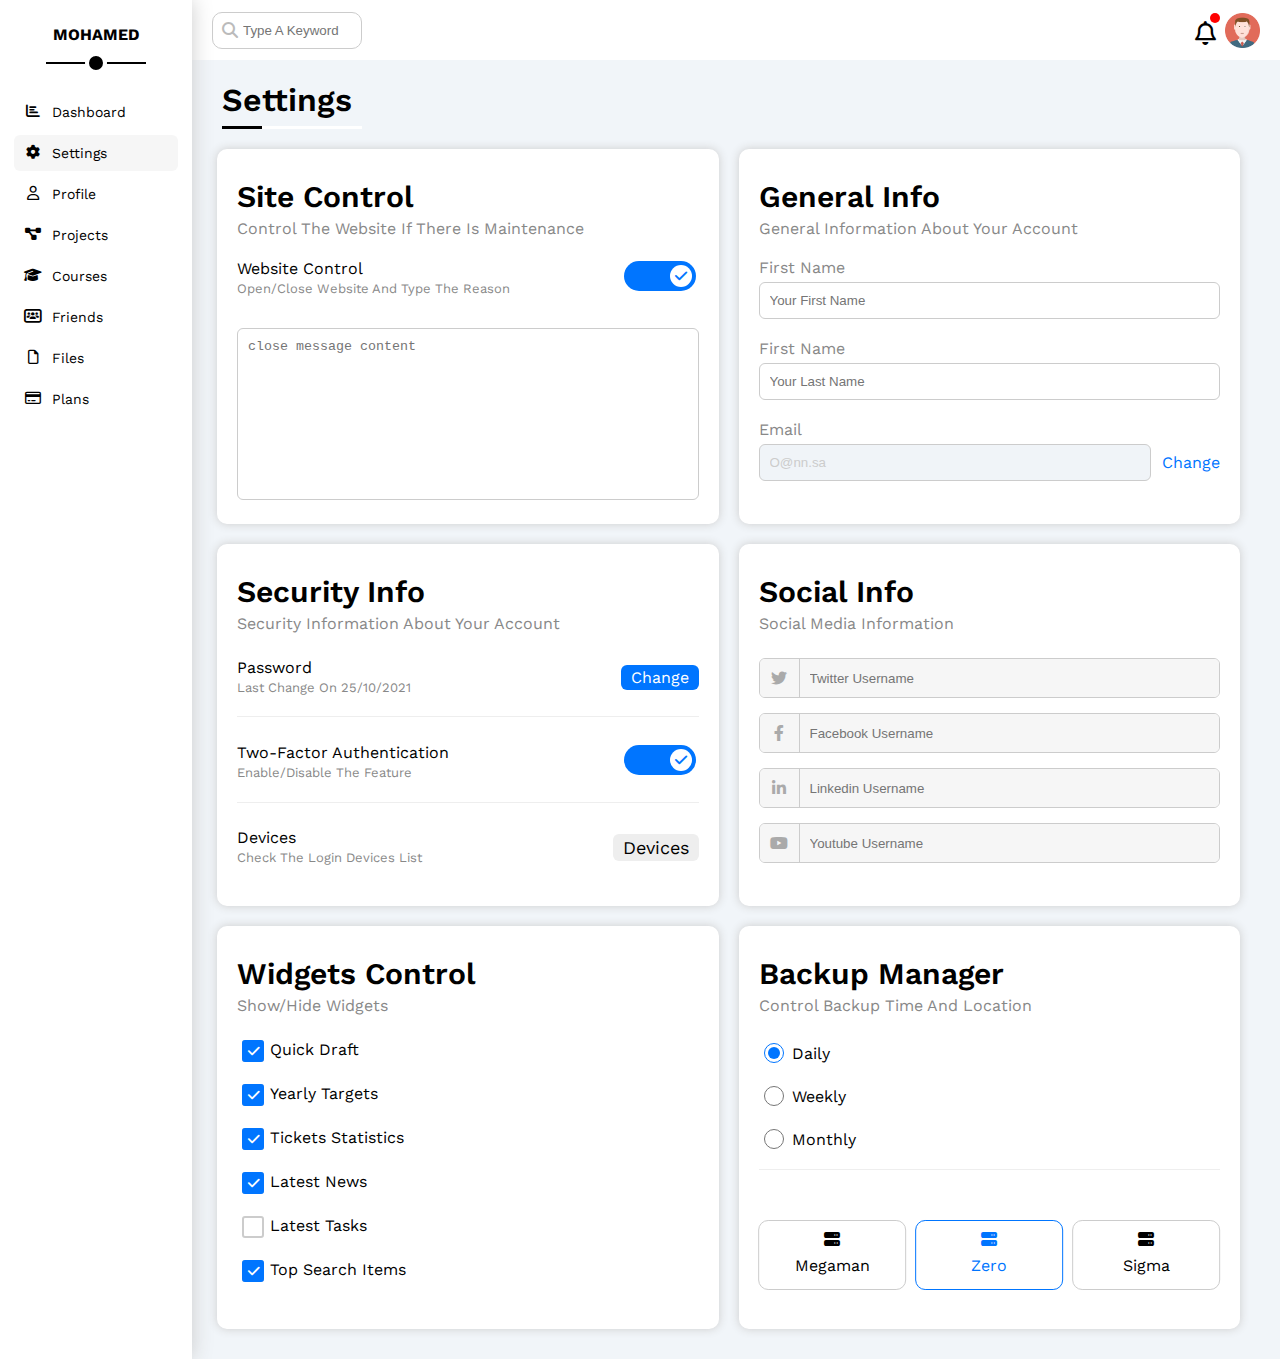
<file: settings.html>
<!DOCTYPE html>
<html lang="en">
<head>
    <meta charset="UTF-8">
    <meta http-equiv="X-UA-Compatible" content="IE=edge">
    <meta name="viewport" content="width=device-width, initial-scale=1.0">
    <link rel="stylesheet" href="css/all.css">
    <link rel="stylesheet" href="css/framework.css">
    <link rel="stylesheet" href="css/stayle.css">
    <link rel="preconnect" href="https://fonts.googleapis.com">
    <link rel="preconnect" href="https://fonts.gstatic.com" crossorigin>
    <link href="https://fonts.googleapis.com/css2?family=Open+Sans:wght@300;400;500;600;700;800&family=Work+Sans:wght@200;300;400;500;600;700;800&display=swap" rel="stylesheet">
    <title>Settings</title>
    <link rel="icon" sizes="192x192" type="image" href="imgs/logo.png">
</head>
<body>
    <div class="page bc-page-background d-flex">
        <nav class="bc-white">                                             <!-- side bar -->
            <h2 class="text-c mb-50 mt-25 p-relative">MOHAMED</h2>
            <ul class="">
                <li class=""><a class="d-flex br-6 fs-14" href="index.html">
                    <i class="fa-solid fa-chart-bar fa-fw"></i>
                    <span class="hide-mobile">Dashboard</span>
                </a></li>
                <li class=""><a class="active d-flex br-6 fs-14" href="settings.html">
                    <i class="fa-solid fa-gear fa-fw"></i>
                    <span class="hide-mobile">Settings</span>
                </a></li>
                <li class=""><a class="d-flex br-6 fs-14" href="profile.html">
                    <i class="fa-regular fa-user fa-fw"></i>
                    <span class="hide-mobile">Profile</span>
                </a></li>
                <li class=""><a class="d-flex br-6 fs-14" href="projects.html">
                    <i class="fa-solid fa-diagram-project fa-fw"></i>
                    <span class="hide-mobile">Projects</span>
                </a></li>
                <li class=""><a class="d-flex br-6 fs-14" href="courses.html">
                    <i class="fa-solid fa-graduation-cap fa-fw"></i>
                    <span class="hide-mobile">Courses</span>
                </a></li>
                <li class=""><a class="d-flex br-6 fs-14" href="friends.html">
                    <i class="fa-solid fa-users-rectangle fa-fw"></i>
                    <span class="hide-mobile">Friends</span>
                </a></li>
                <li class=""><a class="d-flex br-6 fs-14" href="files.html">
                    <i class="fa-regular fa-file fa-fw"></i>
                    <span class="hide-mobile">Files</span>
                </a></li>
                <li class=""><a class="d-flex br-6 fs-14" href="plans.html">
                    <i class="fa-regular fa-credit-card fa-fw"></i>
                    <span class="hide-mobile">Plans</span>
                </a></li>
            </ul>
        </nav>
        <div class="content">
            <header class="bc-white b-flex">                                <!-- header -->
                <div class="form p-relative">
                    <i class="fa-solid fa-magnifying-glass p-absolute"></i>
                    <input class="br-10 border-ccc ml-20" type="search" placeholder="Type A Keyword">
                </div>
                <div class="user mr-20 d-flex p-relative">
                    <i class="fa-regular fa-bell"></i>
                    <a class="image" href="profile.html"></a>
                </div>
            </header>
            <h1 class="ml-30 p-relative">Settings</h1>
            <div class="Widgets d-grid gap-20 ml-25 mr-25 mt-30 mb-30 margin-mobile">
                <div class="site-control br-10 bc-white box-sh p-20">              <!-- site control -->
                    <h2 class="fw-600 fs-30 mt-10 mb-5">Site Control</h2>
                    <span class="c-p">Control The Website If There Is Maintenance</span>
                    <div class="b-flex mt-20">
                        <div class="text">
                            <p class="mb-0 mt-0">Website Control</p>
                            <span class="c-p fs-13">Open/Close Website And Type The Reason</span>
                        </div>
                        <div class="check">
                            <input type="checkbox" id="" checked>
                        </div>
                    </div>
                    <textarea class="border-ccc br-6 p-10 mt-30" cols="30" rows="10" placeholder="close message content"></textarea>
                </div>
                <div class="general-info br-10 bc-white box-sh p-20">              <!-- general info -->
                    <h2 class="fw-600 fs-30 mt-10 mb-5">General Info</h2>
                    <span class="c-p">General Information About Your Account</span>
                    <form class="mt-20">
                        <label class="c-p mb-5 d-block" for="first-name">First Name</label>
                        <input class="border-ccc p-10 full-w br-6 mb-20" 
                        type="text" name="first-name" id="first-name" placeholder="Your First Name">
                        <label class="c-p mb-5 d-block" for="last-name">First Name</label>
                        <input class="border-ccc p-10 full-w br-6 mb-20" 
                        type="text" name="last-name" id="last-name" placeholder="Your Last Name">
                        <label class="c-p mb-5 d-block" for="email">Email</label>
                        <div class="b-flex">
                            <input class="border-ccc p-10 br-6" 
                            type="email" name="email" id="email" placeholder="Your Email" value="O@nn.sa" readonly>
                            <a class="c-blue" href="#">Change</a>
                        </div>
                    </form>
                </div>
                <div class="security-info br-10 bc-white box-sh p-20">             <!-- Security Info -->
                    <h2 class="fw-600 fs-30 mt-10 mb-5">Security Info</h2>
                    <span class="c-p">Security Information About Your Account</span>
                    <div class="password-change b-flex mt-25 border-bottom pb-20">
                        <div class="text">
                            <p class="mb-0 mt-0">Password</p>
                            <span class="c-p fs-13">Last Change On 25/10/2021</span>
                        </div>
                        <a href="#" class="btn-shape btn-color fs-16">Change</a>
                    </div>
                    <div class="two-factor b-flex mt-25 border-bottom pb-20">
                        <div class="text">
                            <p class="mb-0 mt-0">Two-Factor Authentication</p>
                            <span class="c-p fs-13">Enable/Disable The Feature</span>
                        </div>
                        <div class="check">
                            <input type="checkbox" checked>
                        </div>
                    </div>
                    <div class="devices b-flex mt-25 pb-20">
                        <div class="text">
                            <p class="mb-0 mt-0">Devices</p>
                            <span class="c-p fs-13">Check The Login Devices List</span>
                        </div>
                        <a href="#" class="btn-shape c-black bg-eee fs-18">Devices</a>
                    </div>
                </div>
                <div class="social-info br-10 bc-white box-sh p-20">               <!-- Social Info -->
                    <h2 class="fw-600 fs-30 mt-10 mb-5">Social Info</h2>
                    <span class="c-p">Social Media Information</span>
                    <div class="card d-flex border-ccc br-6 mt-25">
                        <i class="fa-brands fa-twitter bg-f6 c-flex"></i>
                        <input class="flex-1 bg-f6" type="text" placeholder="Twitter Username">
                    </div>
                    <div class="card d-flex border-ccc br-6 mt-15">
                        <i class="fa-brands fa-facebook-f bg-f6 c-flex"></i>
                        <input class="flex-1 bg-f6" type="text" placeholder="Facebook Username">
                    </div>
                    <div class="card d-flex border-ccc br-6 mt-15">
                        <i class="fa-brands fa-linkedin-in bg-f6 c-flex"></i>
                        <input class="flex-1 bg-f6" type="text" placeholder="Linkedin Username">
                    </div>
                    <div class="card d-flex border-ccc br-6 mt-15">
                        <i class="fa-brands fa-youtube bg-f6 c-flex"></i>
                        <input class="flex-1 bg-f6" type="text" placeholder="Youtube Username">
                    </div>
                </div>
                <div class="widgets-control br-10 bc-white box-sh p-20">           <!-- Widgets Control -->
                    <h2 class="fw-600 fs-30 mt-10 mb-5">Widgets Control</h2>
                    <span class="c-p">Show/Hide Widgets</span>
                    <div class="check-normal mt-25">
                        <input type="checkbox" id="quick-draft" checked>
                        <label for="quick-draft">Quick Draft</label>
                    </div>
                    <div class="check-normal mt-25">
                        <input type="checkbox" id="yearly-targets" checked>
                        <label for="yearly-targets">Yearly Targets</label>
                    </div>
                    <div class="check-normal mt-25">
                        <input type="checkbox" id="tickets-statistics" checked>
                        <label for="tickets-statistics">Tickets Statistics</label>
                    </div>
                    <div class="check-normal mt-25">
                        <input type="checkbox" id="latest-news" checked>
                        <label for="latest-news">Latest News</label>
                    </div>
                    <div class="check-normal mt-25">
                        <input type="checkbox" id="latest-tasks">
                        <label for="latest-tasks">Latest Tasks</label>
                    </div>
                    <div class="check-normal mt-25 mb-30">
                        <input type="checkbox" id="top-search" checked>
                        <label for="top-search">Top Search Items</label>
                    </div>
                </div>
                <div class="backup-manger br-10 bc-white box-sh p-20">             <!-- Backup Manager -->
                    <h2 class="fw-600 fs-30 mt-10 mb-5">Backup Manager</h2>
                    <span class="c-p">Control Backup Time And Location</span>
                    <form class="mt-25">
                        <div class="radio mb-20 border-bottom">
                            <input class="mb-20" type="radio" name="time" id="daily" checked>
                            <label for="daily">Daily</label> <br>
                            <input class="mb-20" type="radio" name="time" id="weekly">
                            <label for="weekly">Weekly</label><br>
                            <input class="mb-20" type="radio" name="time" id="monthly">
                            <label for="monthly">Monthly</label>
                        </div>
                    </form>
                    <div class="custm d-flex mt-50">
                        <div class="custm-radio c-flex">
                            <input class="mb-20" type="radio" name="size" id="Megaman">
                            <label for="Megaman">Megaman</label>
                        </div>
                        <div class="custm-radio c-flex">
                            <input class="mb-20" type="radio" name="size" id="Zero" checked>
                            <label for="Zero">Zero</label>
                        </div>
                        <div class="custm-radio c-flex">
                            <input class="mb-20" type="radio" name="size" id="Sigma">
                            <label for="Sigma">Sigma</label>
                        </div>
                    </div>
                </div>
            </div>
        </div>
    </div>
</body>
</html>
</file>
<file: css/framework.css>
:root {
  --blue-color: #0075ff;
  --blue-alt-color: #0d69d5;
  --orange-color: #f59e0b;
  --green-color: #22c55e;
  --red-color: #f44336;
  --grey-color: #888;
}
/* colors */
.bc-white {
  background-color: white;
}
.bc-page-background {
  background-color: #f1f5f9;
}
.c-black {
  color: black;
}
.c-white {
  color: white;
}
.c-p {
  color: var(--grey-color);
}
.c-blue {
  color: var(--blue-color);
}
.c-orange {
  color: var(--orange-color);
}
.c-red {
  color: var(--red-color);
}
.c-green {
  color: var(--green-color);
}
.c-grey {
  color: var(--grey-color);
}
.bg-blue {
  background-color: var(--blue-color);
}
.bg-orange {
  background-color: var(--orange-color);
}
.bg-red {
  background-color: var(--red-color);
}
.bg-green {
  background-color: var(--green-color);
}
.bg-grey {
    background-color: var(--grey-color);
}
.bg-eee {
    background-color: #eee;
}
.bg-f6 {
    background-color: #f6f6f6;
}
.bg-blue-alt {
  background-color: hsl(212, 100%, 50%, 0.25);
}
.bg-green-alt {
  background-color: hsl(142, 71%, 45%, 0.25);
}
.bg-red-alt {
  background-color: hsl(4, 90%, 58%, 0.25);
}
.bg-orange-alt {
  background-color: hsl(38, 92%, 50%, 0.25);
}
/* colors */
/* margin and padding */
.m-0 {
  margin: 0;
}
.m-20 {
  margin: 20px;
}
.mt-0 {
  margin-top: 0px;
}
.mt-5 {
  margin-top: 5px;
}
.mt-10 {
  margin-top: 10px;
}
.mt-15 {
  margin-top: 15px;
}
.mt-20 {
  margin-top: 20px;
}
.mt-25 {
  margin-top: 25px;
}
.mt-30 {
  margin-top: 30px;
}
.mt-50 {
  margin-top: 50px;
}
.mr-5 {
  margin-right: 5px;
}
.mr-10 {
  margin-right: 10px;
}
.mr-15 {
  margin-right: 15px;
}
.mr-20 {
  margin-right: 20px;
}
.mr-25 {
  margin-right: 25px;
}
.mr-30 {
  margin-right: 30px;
}
.mb-0 {
  margin-bottom: 0px;
}
.mb-5 {
  margin-bottom: 5px;
}
.mb-10 {
  margin-bottom: 10px;
}
.mb-20 {
  margin-bottom: 20px;
}
.mb-25 {
  margin-bottom: 25px;
}
.mb-30 {
  margin-bottom: 30px;
}
.mb-50 {
  margin-bottom: 50px;
}
.ml-2 {
  margin-left: 2px;
}
.ml-15 {
  margin-left: 15px;
}
.ml-20 {
  margin-left: 20px;
}
.ml-25 {
  margin-left: 25px;
}
.ml-30 {
  margin-left: 30px;
}
.ml-50 {
  margin-left: 50px;
}
.p-10 {
  padding: 10px;
}
.p-15 {
  padding: 15px;
}
.p-20 {
  padding: 20px;
}
.pt-0 {
  padding-top: 0px;
}
.pt-20 {
  padding-top: 20px;
}
.pr-10 {
  padding-right: 10px;
}
.pb-0 {
  padding-bottom: 0px;
}
.pb-10 {
  padding-bottom: 10px;
}
.pb-20 {
  padding-bottom: 20px;
}
.gap-20 {
  gap: 20px;
}
@media (max-width: 767px) {
    .margin-mobile {
        margin-left: 10px;
        margin-right: 10px;
    }
}
/* margin and padding */
/* border */
.border-ccc {
  border: 1px solid #ccc;
}
.border-eee {
  border: 1px solid #eee;
}
.border-bottom {
      border-bottom: 1px solid #eee;
}
.br-6 {
  border-radius: 6px;
  -webkit-border-radius: 6px;
  -moz-border-radius: 6px;
  -ms-border-radius: 6px;
  -o-border-radius: 6px;
}
.br-10 {
  border-radius: 10px;
  -webkit-border-radius: 10px;
  -moz-border-radius: 10px;
  -ms-border-radius: 10px;
  -o-border-radius: 10px;
}
.br-50 {
    border-radius: 50%;
    -webkit-border-radius: 50%;
    -moz-border-radius: 50%;
    -ms-border-radius: 50%;
    -o-border-radius: 50%;
}
.br-50px {
    border-radius: 50px;
    -webkit-border-radius: 50px;
    -moz-border-radius: 50px;
    -ms-border-radius: 50px;
    -o-border-radius: 50px;
}
/* border */
/* width and height */
.full-w {
  width: 100%;
}
.width-fit {
  width: fit-content;
}
.width-60 {
    width: 60px;
}
.width-70 {
    width: 70px;
}
.width-80 {
    width: 80px;
}
.width-90 {
    width: 90px;
}
.full-h {
  height: 100%;
}
/* width and height */
/* fonts */
.fs-13 {
  font-size: 13px;
}
.fs-14 {
  font-size: 14px;
}
.fs-16 {
  font-size: 16px;
}
.fs-18 {
  font-size: 18px;
}
.fs-20 {
  font-size: 20px;
}
.fs-30 {
  font-size: 30px;
}
.fw-normal {
  font-weight: normal;
}
.fw-500 {
  font-weight: 500;
}
.fw-600 {
  font-weight: 600;
}
.fw-b {
  font-weight: bold;
}
.text-c {
  text-align: center;
}
@media (max-width: 767px) {
  .txt-c-mobile {
    text-align: center;
  }
}
@media (max-width: 767px) {
  .fs-14-mobile {
    font-size: 14px;
  }
  .fs-16-mobile {
    font-size: 16px;
  }
  .fs-18-mobile {
    font-size: 18px;
  }
}
/* fonts */
/* box */
.d-flex {
  display: flex;
}
.justify-c {
  justify-content: center;
}
.align-c {
  align-items: center;
}
.flex-column {
  flex-direction: column;
}
.flex-1 {
    flex: 1;
}
.flex-wrap {
    flex-wrap: wrap;
}
.d-grid {
  display: grid;
}
.d-block {
  display: block;
}
.box-sh {
  box-shadow: 0 0 10px #ccc;
}
.center {
  position: absolute;
  left: 50%;
  top: 50%;
  transform: translate(-50%, -50%);
  -webkit-transform: translate(-50%, -50%);
  -moz-transform: translate(-50%, -50%);
  -ms-transform: translate(-50%, -50%);
  -o-transform: translate(-50%, -50%);
}
.center-x {
  position: absolute;
  left: 50%;
  transform: translate(-50%);
  -webkit-transform: translate(-50%);
  -moz-transform: translate(-50%);
  -ms-transform: translate(-50%);
  -o-transform: translate(-50%);
}
.center-y {
  position: absolute;
  top: 50%;
  transform: translate(-50%);
  -webkit-transform: translate(-50%);
  -moz-transform: translate(-50%);
  -ms-transform: translate(-50%);
  -o-transform: translate(-50%);
}
.center-x-m {
    margin-left: auto;
    margin-right: auto;
}
@media (max-width: 767px) {
    .mobile-flex-column {
  flex-direction: column;
}
}
/* box */
/* Start Position */
.p-relative {
  position: relative;
}
.p-absolute {
  position: absolute;
}
/* End Position */
/* start Components */
.c-flex {
  display: flex;
  justify-content: center;
  align-items: center;
}
.b-flex {
  display: flex;
  justify-content: space-between;
  align-items: center;
}
.btn-shape {
  padding: 3px 10px;
  border-radius: 6px;
}
.btn-color {
  background-color: var(--blue-color);
  color: white;
  transition: 0.3s;
  -webkit-transition: 0.3s;
  -moz-transition: 0.3s;
  -ms-transition: 0.3s;
  -o-transition: 0.3s;
}
.btn-color:hover {
  background-color: var(--blue-alt-color);
}
.btn-i-shape {
    display: inline-block;
    font-size: 13px;
    width: 30px;
    height: 30px;
    border-radius: 50%;
    -webkit-border-radius: 50%;
    -moz-border-radius: 50%;
    -ms-border-radius: 50%;
    -o-border-radius: 50%;
}
.btn-i-color {
    background-color: #eee;
    color: var(--grey-color);
    transition: 0.3s;
    -webkit-transition: 0.3s;
    -moz-transition: 0.3s;
    -ms-transition: 0.3s;
    -o-transition: 0.3s;
}
.btn-i-color:hover {
    background-color: var(--blue-color);
    color: white;
}
@media (max-width: 767px) {
  .hide-mobile {
    display: none;
  }
}
/* end Components */
</file>
<file: css/stayle.css>
/* start global rules */
* {
  box-sizing: border-box;
  -webkit-box-sizing: border-box;
  -moz-box-sizing: border-box;
}
*:focus {
  outline: none;
}
:root {
  --blue-color: #0075ff;
  --blue-alt-color: #0d69d5;
  --orange-color: #f59e0b;
  --green-color: #22c55e;
  --red-color: #f44336;
  --grey-color: #888;
}
::-webkit-scrollbar {
  width: 15px;
}
::-webkit-scrollbar-track {
  background-color: white;
}
::-webkit-scrollbar-thumb {
  background-color: var(--blue-color);
}
::-webkit-scrollbar-thumb:hover {
  background-color: var(--blue-alt-color);
}
html {
  scroll-behavior: smooth;
}
body {
  font-family: "Open Sans", sans-serif;
  font-family: "Work Sans", sans-serif;
  margin: 0;
  padding: 0;
}
a {
  text-decoration: none;
}
ul {
  list-style: none;
  margin: 0;
  padding: 0;
}
/* End Global Rules */
/* start nav */
.page {
  min-height: 100vh;
  overflow-x: hidden;
}
nav {
  box-shadow: 0 0 20px #ccc;
  width: 15vw;
  z-index: 1000;
}
nav h2 {
  font-size: 16px;
  cursor: default;
}
nav h2::before {
  content: "";
  background-color: black;
  position: absolute;
  height: 2px;
  width: 100px;
  bottom: -20px;
  left: 50%;
  pointer-events: none;
  transform: translateX(-50%);
  -webkit-transform: translateX(-50%);
  -moz-transform: translateX(-50%);
  -ms-transform: translateX(-50%);
  -o-transform: translateX(-50%);
  transition: 0.3s;
  -webkit-transition: 0.3s;
  -moz-transition: 0.3s;
  -ms-transition: 0.3s;
  -o-transition: 0.3s;
}
nav h2::after {
  content: "";
  position: absolute;
  background-color: black;
  border: 4px solid white;
  width: 14px;
  height: 14px;
  bottom: -30px;
  left: 50%;
  pointer-events: none;
  transform: translateX(-50%);
  -webkit-transform: translateX(-50%);
  -moz-transform: translateX(-50%);
  -ms-transform: translateX(-50%);
  -o-transform: translateX(-50%);
  border-radius: 50%;
  -webkit-border-radius: 50%;
  -moz-border-radius: 50%;
  -ms-border-radius: 50%;
  -o-border-radius: 50%;
}
nav h2:hover::before {
  width: 0;
}
@media (max-width: 767px) {
  nav {
    width: 60px;
  }
  nav h2 {
    font-size: 10px;
    margin: 15px 0 20px !important;
  }
  nav h2::before,
  nav h2::after {
    display: none;
  }
}
nav ul li {
  width: 85%;
  margin: 0 auto;
}
nav ul li a {
  color: black;
  padding: 10px;
  margin: 0 auto 5px;
}
nav ul li .active,
nav ul li a:hover {
  background-color: #f6f6f6;
}
nav ul li i {
  margin-right: 10px;
}
@media (max-width: 991px) {
  nav ul li i {
    margin-right: 4px;
  }
}
@media (max-width: 767px) {
  nav li a {
    width: 70%;
  }
}
/* End nav */
.content {
  max-width: calc(85vw - 15px);
}
@media (max-width: 767px) {
  .content {
    max-width: calc(100vw - 75px);
  }
}
/* start header */
header {
  height: 60px;
  width: 85vw;
}
@media (max-width: 767px) {
  header {
    width: calc(100vw - 60px);
  }
}
header .form i {
  color: #bbb;
  left: 30px;
  top: 50%;
  transform: translateY(-50%);
  -webkit-transform: translateY(-50%);
  -moz-transform: translateY(-50%);
  -ms-transform: translateY(-50%);
  -o-transform: translateY(-50%);
}
header .form input {
  width: 150px;
  padding: 10px 0px 10px 30px;
  transition: 0.3s;
  -webkit-transition: 0.3s;
  -moz-transition: 0.3s;
  -ms-transition: 0.3s;
  -o-transition: 0.3s;
}
header .form input:focus {
  width: 250px;
}
@media (max-width: 767px) {
  header .form input:focus {
    width: 180px;
  }
}
header .form input:focus::placeholder {
  visibility: hidden;
}
header .user i {
  position: absolute;
  cursor: pointer;
  font-size: 24px;
  margin-right: 12px;
  top: 8px;
  left: -30px;
}
header .user i:hover {
  animation: ring 0.3s linear 3;
  -webkit-animation: ring 0.3s linear 3;
}
header .user::before {
  content: "";
  position: absolute;
  height: 10px;
  width: 10px;
  background-color: red;
  top: 0px;
  right: 40px;
  border-radius: 50%;
  -webkit-border-radius: 50%;
  -moz-border-radius: 50%;
  -ms-border-radius: 50%;
  -o-border-radius: 50%;
}
header .user .image {
  background-image: url(../imgs/avatar.png);
  background-size: cover;
  width: 35px;
  height: 35px;
}
/* End header */
.content h1 {
  font-size: 2rem;
  font-weight: 600;
  width: fit-content;
  cursor: default;
}
.content h1::before,
.content h1::after {
  content: "";
  height: 3px;
  bottom: -10px;
  position: absolute;
  pointer-events: none;
}
.content h1::before {
  background-color: black;
  left: 0;
  width: 40px;
  z-index: 1;
  transition: 0.3s;
  -webkit-transition: 0.3s;
  -moz-transition: 0.3s;
  -ms-transition: 0.3s;
  -o-transition: 0.3s;
}
.content h1::after {
  background-color: white;
  left: 40px;
  width: 100px;
}
.content h1:hover::before {
  width: 160px;
}
/* start Widgets */
.Widgets {
  grid-template-columns: repeat(auto-fill, minmax(450px, 1fr));
}
@media (max-width: 767px) {
  .Widgets {
    grid-template-columns: repeat(auto-fill, minmax(350px, 1fr));
  }
}
@media (max-width: 470px) {
  .Widgets {
    grid-template-columns: repeat(auto-fill, minmax(200px, 1fr));
  }
}
@media (max-width: 320px) {
  .Widgets {
    grid-template-columns: repeat(auto-fill, minmax(150px, 1fr));
  }
}
/* end Widgets */
/* start welcome */
.Widgets .welcome {
  min-height: 380px;
  overflow: hidden;
}
@media (max-width: 767px) {
  .Widgets .welcome {
    min-height: 460px;
  }
}
.Widgets .welcome .up {
  background-color: #eee;
  min-height: 130px;
  background-image: url(../imgs/welcome.png);
  background-repeat: no-repeat;
  background-size: 200px;
  background-position: 95% center;
  position: relative;
}
@media (max-width: 767px) {
  .Widgets .welcome .up {
    background-size: 150px;
  }
}
@media (max-width: 400px) {
  .Widgets .welcome .up {
    background-size: 80px;
  }
}
.Widgets .welcome .up::before {
  content: "";
  background-image: url(../imgs/avatar.png);
  background-size: cover;
  position: absolute;
  bottom: -30px;
  left: 20px;
  height: 60px;
  width: 60px;
  border: 4px solid white;
  box-shadow: 0 0 10px #ccc;
  border-radius: 50%;
  -webkit-border-radius: 50%;
  -moz-border-radius: 50%;
  -ms-border-radius: 50%;
  -o-border-radius: 50%;
}
.Widgets .welcome .up h2 {
  margin: 0 0 5px;
  font-weight: 600;
}
.Widgets .welcome .down {
  position: relative;
}
.Widgets .welcome .down .text {
  justify-content: space-evenly;
  border-top: 1px solid #eee;
  border-bottom: 1px solid #eee;
}
.Widgets .welcome .down .text .name span:first-child {
  font-weight: 500;
}
@media (max-width: 767px) {
  .Widgets .welcome .down .text {
    display: block;
  }
  .Widgets .welcome .down .text .name span:first-child {
    margin-bottom: 5px;
  }
  .Widgets .welcome .down .text .name {
    margin-bottom: 15px;
  }
}
.Widgets .welcome .down a {
  position: absolute;
  right: 20px;
  bottom: -30px;
}
/* end welcome */
/* start quick */
.quick h2 {
  font-size: 30px;
  margin-top: 0;
}
.quick .form input,
.quick .form textarea {
  background-color: #eee;
  border: none;
  padding: 10px;
  border-radius: 6px;
  -webkit-border-radius: 6px;
  -moz-border-radius: 6px;
  -ms-border-radius: 6px;
  -o-border-radius: 6px;
}
.quick .form input:focus::placeholder,
.quick .form textarea:focus::placeholder {
  visibility: hidden;
}
.quick .form input {
  width: 100%;
  margin-bottom: 20px;
}
.quick .form textarea {
  width: 100%;
  min-height: 150px;
  resize: none;
}
.quick a {
  display: block;
  width: fit-content;
  margin-left: auto;
  margin-top: 20px;
}
/* end quick */
/* start target */
.target .targets .card .content {
  flex: 1;
}
.target .targets .card .card-icon {
  width: 80px;
  height: 80px;
}
.target .targets .card:first-child .card-icon {
  background-color: hsl(212, 100%, 50%, 25%);
}
.target .targets .card:nth-child(2) .card-icon {
  background-color: hsl(38, 92%, 50%, 25%);
}
.target .targets .card:last-child .card-icon {
  background-color: hsl(142, 71%, 45%, 25%);
}
.target .targets .card .prog {
  width: 100%;
  height: 4px;
}
.target .targets .card:nth-child(1) .prog {
  background-color: hsl(212, 100%, 50%, 25%);
}
.target .targets .card:nth-child(2) .prog {
  background-color: hsl(38, 92%, 50%, 25%);
}
.target .targets .card:nth-child(3) .prog {
  background-color: hsl(142, 71%, 45%, 25%);
}
.target .targets .card .prog span {
  height: 4px;
  display: block;
  position: relative;
}
.target .targets .card .prog span::before {
  content: attr(data-progress);
  color: white;
  font-size: 14px;
  position: absolute;
  right: -19px;
  top: -32px;
  background-color: black;
  padding: 2px 4px;
  border-radius: 6px;
  -webkit-border-radius: 6px;
  -moz-border-radius: 6px;
  -ms-border-radius: 6px;
  -o-border-radius: 6px;
}
.target .targets .card .prog span::after {
  content: "";
  position: absolute;
  border-color: black transparent transparent transparent;
  border-width: 10px;
  border-style: solid;
  right: -10px;
  top: -15px;
}
.target .targets .card:nth-child(1) .prog span::before {
  background-color: var(--blue-color);
}
.target .targets .card:nth-child(1) .prog span::after {
  border-color: var(--blue-color) transparent transparent transparent;
}
.target .targets .card:nth-child(2) .prog span::before {
  background-color: var(--orange-color);
}
.target .targets .card:nth-child(2) .prog span::after {
  border-color: var(--orange-color) transparent transparent transparent;
}
.target .targets .card:nth-child(3) .prog span::before {
  background-color: var(--green-color);
}
.target .targets .card:nth-child(3) .prog span::after {
  border-color: var(--green-color) transparent transparent transparent;
}
/* end target */
/* start tickets */
.tickets .cards {
  display: grid;
  grid-template-columns: 1fr 1fr;
}
@media (max-width: 767px) {
  .tickets .cards {
    grid-template-columns: 1fr;
  }
}
/* end tickets */
/* start news */
@media (max-width: 767px) {
  .news .card {
    flex-direction: column;
    justify-content: center;
    align-items: center;
  }
  .news .card .news-content {
    flex-direction: column;
    justify-content: center;
    align-items: center;
  }
  .news .cards .card img {
    margin-bottom: 10px;
    margin-right: 0;
  }
  .news .cards .card span {
    margin-top: 20px;
  }
}
.news .cards .card img {
  max-width: 120px;
  max-height: 60px;
}
.news .cards .card .text {
  padding-right: 2px;
}
/* end news */
/* start tasks */
.tasks i {
  cursor: pointer;
  transition: 0.3s;
  -webkit-transition: 0.3s;
  -moz-transition: 0.3s;
  -ms-transition: 0.3s;
  -o-transition: 0.3s;
}
.tasks i:hover {
  color: var(--red-color);
}
.tasks .cards .card:nth-child(4) {
  opacity: 0.3;
}
.tasks .cards .card:nth-child(4) .text {
  text-decoration: line-through;
}
/* end tasks */
/* start uploads */
.uploads img {
  width: 40px;
}
@media (max-width: 767px) {
  .uploads .text h3 {
    font-size: 14px;
  }
  .uploads .text span {
    font-size: 12px;
  }
  .uploads .row > span {
    font-size: 12px;
  }
}
/* end uploads */
/* start project progress */
.project-progress {
  background-image: url(../imgs/project.png);
  background-size: 180px;
  background-repeat: no-repeat;
  background-position: bottom right;
  position: relative;
}
.project-progress::before {
  content: "";
  background-color: hsl(0, 0%, 100%, 90%);
  top: 0;
  left: 0;
  width: 100%;
  height: 100%;
  position: absolute;
}
@media (max-width: 767px) {
  .project-progress {
    background-image: none;
  }
  .project-progress ul li {
    font-size: 13px;
  }
}
.project-progress ul li::before {
  content: "";
  width: 2px;
  height: 50px;
  background-color: var(--blue-color);
  position: absolute;
  left: -20px;
}
.project-progress ul li:last-child::before {
  height: 100%;
}
.project-progress ul li::after {
  content: "";
  position: absolute;
  left: -29.5px;
  width: 18px;
  height: 18px;
  background-color: var(--blue-color);
  border: 2px solid white;
  outline: 2px solid var(--blue-color);
  z-index: 2;
  border-radius: 50%;
  -webkit-border-radius: 50%;
  -moz-border-radius: 50%;
  -ms-border-radius: 50%;
  -o-border-radius: 50%;
}
.project-progress ul li:nth-child(4)::after {
  animation: progress 0.5s linear infinite;
  -webkit-animation: progress 2s linear infinite;
}
.project-progress ul li:last-child::after {
  background-color: white;
}
@media (max-width: 767px) {
  .project-progress ul li::after {
    outline: none;
    border: 2px solid var(--blue-color);
  }
}
/* end project progress */
/* start reminders */
@media (max-width: 767px) {
  .reminders .card h3 {
    font-size: 14px;
  }
}
.reminders .card::before {
  content: "";
  width: 1px;
  height: 100%;
  position: absolute;
  left: -15px;
}
.reminders .card::after {
  content: "";
  width: 16px;
  height: 16px;
  position: absolute;
  top: 50%;
  left: -45px;
  border-radius: 50%;
  transform: translateY(-50%);
  -webkit-border-radius: 50%;
  -moz-border-radius: 50%;
  -ms-border-radius: 50%;
  -o-border-radius: 50%;
  -webkit-transform: translateY(-50%);
  -moz-transform: translateY(-50%);
  -ms-transform: translateY(-50%);
  -o-transform: translateY(-50%);
}
.reminders .card:nth-child(1)::before,
.reminders .card:nth-child(1)::after {
  background-color: var(--blue-color);
}
.reminders .card:nth-child(2)::before,
.reminders .card:nth-child(2)::after {
  background-color: var(--green-color);
}
.reminders .card:nth-child(3)::before,
.reminders .card:nth-child(3)::after {
  background-color: var(--orange-color);
}
.reminders .card:nth-child(4)::before,
.reminders .card:nth-child(4)::after {
  background-color: var(--red-color);
}
/* end reminders */
/* start latest-post */
.latest-post img {
  width: 60px;
  margin-right: 20px;
}
.latest-post .likes:hover i {
  color: var(--red-color);
}
.latest-post .comments:hover i {
  color: var(--blue-color);
}
/* end latest-post */
/* start social */
.social .card i {
  width: 50px;
  height: 55px;
  transition: 0.3s;
  -webkit-transition: 0.3s;
  -moz-transition: 0.3s;
  -ms-transition: 0.3s;
  -o-transition: 0.3s;
}
.social .card i:hover {
  transform: rotate(5deg);
  -webkit-transform: rotate(5deg);
  -moz-transform: rotate(5deg);
  -ms-transform: rotate(5deg);
  -o-transform: rotate(5deg);
}
.social .card:nth-child(1) i,
.social .card:nth-child(1) a {
  background-color: #1da1f2;
}
.social .card:nth-child(2) i,
.social .card:nth-child(2) a {
  background-color: #1877f2;
}
.social .card:nth-child(3) i,
.social .card:nth-child(3) a {
  background-color: #ff0000;
}
.social .card:nth-child(4) i,
.social .card:nth-child(4) a {
  background-color: #0077b5;
}
.social .card:nth-child(1) .info {
  background-color: hsl(203, 89%, 53%, 25%);
  height: 55px;
  padding: 0 15px;
}
.social .card:nth-child(2) .info {
  background-color: hsl(214, 89%, 52%, 25%);
  height: 55px;
  padding: 0 15px;
}
.social .card:nth-child(3) .info {
  background-color: hsl(0, 100%, 50%, 25%);
  height: 55px;
  padding: 0 15px;
}
.social .card:nth-child(4) .info {
  background-color: hsl(201, 100%, 35%, 25%);
  height: 55px;
  padding: 0 15px;
}
.social .card:nth-child(1) span {
  color: #1da1f2;
}
.social .card:nth-child(2) span {
  color: #1877f2;
}
.social .card:nth-child(3) span {
  color: #ff0000;
}
.social .card:nth-child(4) span {
  color: #0077b5;
}
/* end social */
/* start projects */
.table-d {
  overflow-x: auto;
}
.projects table {
  width: 1170px;
  border-spacing: 0;
}
.projects table thead {
  background-color: #eee;
  font-weight: bold;
}
.projects table tbody tr {
  transition: 0.3s;
  -webkit-transition: 0.3s;
  -moz-transition: 0.3s;
  -ms-transition: 0.3s;
  -o-transition: 0.3s;
}
.projects table tbody tr:hover {
  background-color: #f6f6f6;
}
.projects table td {
  border: 1px solid #eee;
  padding: 20px;
}
.projects table img {
  width: 30px;
  border: 3px solid white;
  border-radius: 50%;
  -webkit-border-radius: 50%;
  -moz-border-radius: 50%;
  -ms-border-radius: 50%;
  -o-border-radius: 50%;
}
.projects table img:nth-child(2) {
  position: relative;
  left: -20px;
}
.projects table img:nth-child(3) {
  position: relative;
  left: -40px;
}
.projects table img:nth-child(4) {
  position: relative;
  left: -60px;
}
/* end projects */
/* settings start  */
.check input[type="checkbox"] {
  appearance: none;
  background-color: #ccc;
  width: 72px;
  height: 30px;
  position: relative;
  cursor: pointer;
  border-radius: 50px;
  transition: 0.3s;
  -webkit-border-radius: 50px;
  -moz-border-radius: 50px;
  -ms-border-radius: 50px;
  -o-border-radius: 50px;
  -webkit-transition: 0.3s;
  -moz-transition: 0.3s;
  -ms-transition: 0.3s;
  -o-transition: 0.3s;
}
.check input[type="checkbox"]:checked {
  background-color: var(--blue-color);
}
.check input[type="checkbox"]::before {
  content: "\f00d";
  font-family: "Font Awesome 5 Free";
  font-weight: 900;
  font-size: 14px;
  display: grid;
  place-items: center;
  color: #ccc;
  width: 22px;
  height: 22px;
  background-color: white;
  position: absolute;
  left: 4px;
  top: 50%;
  transform: translateY(-50%);
  border-radius: 50%;
  transition: 0.3s;
  -webkit-border-radius: 50%;
  -moz-border-radius: 50%;
  -ms-border-radius: 50%;
  -o-border-radius: 50%;
  -webkit-transform: translateY(-50%);
  -moz-transform: translateY(-50%);
  -ms-transform: translateY(-50%);
  -o-transform: translateY(-50%);
  -webkit-transition: 0.3s;
  -moz-transition: 0.3s;
  -ms-transition: 0.3s;
  -o-transition: 0.3s;
}
.check input[type="checkbox"]:checked::before {
  content: "\f00c";
  left: 64%;
  color: var(--blue-color);
}
textarea {
  resize: none;
  width: 100%;
  border-color: #ccc;
}
.general-info form input[type="email"] {
  width: 85%;
  background-color: #f0f4f8;
  color: #ccc;
  cursor: not-allowed;
}
@media (max-width: 767px) {
  .general-info form input[type="email"] {
    width: 75%;
  }
}
.social-info .card {
  height: 40px;
  overflow: hidden;
}
.social-info .card i {
  color: #aaa;
  width: 40px;
  border-right: 1px solid #ccc;
  transition: 0.3s;
  -webkit-transition: 0.3s;
  -moz-transition: 0.3s;
  -ms-transition: 0.3s;
  -o-transition: 0.3s;
}
.social-info .card input {
  border: none;
  padding-left: 10px;
}
.social-info .card:focus-within i {
  color: black;
}
.check-normal {
  display: flex;
  align-items: center;
}
.widgets-control .check-normal input {
  appearance: none;
  position: relative;
  margin-left: 30px;
}
.widgets-control .check-normal input::after {
  content: "";
  background-color: white;
  height: 18px;
  width: 18px;
  border: 2px solid #ccc;
  position: absolute;
  left: -25px;
  top: -10px;
  border-radius: 3px;
  -webkit-border-radius: 3px;
  -moz-border-radius: 3px;
  -ms-border-radius: 3px;
  -o-border-radius: 3px;
}
.widgets-control .check-normal input::before {
  content: "\f00c";
  font-family: "Font Awesome 5 Free";
  font-weight: 900;
  background-color: var(--blue-color);
  color: white;
  width: 1px;
  height: 1px;
  display: grid;
  place-items: center;
  opacity: 0;
  position: absolute;
  left: -25px;
  top: -10px;
  z-index: 2;
  border-radius: 3px;
  -webkit-border-radius: 3px;
  -moz-border-radius: 3px;
  -ms-border-radius: 3px;
  -o-border-radius: 3px;
  transform: rotate(180deg);
  -webkit-transform: rotate(180deg);
  -moz-transform: rotate(180deg);
  -ms-transform: rotate(180deg);
  -o-transform: rotate(180deg);
  transition: 0.3s;
  -webkit-transition: 0.3s;
  -moz-transition: 0.3s;
  -ms-transition: 0.3s;
  -o-transition: 0.3s;
}
.widgets-control .check-normal input:checked::before {
  opacity: 1;
  width: 18px;
  height: 18px;
  border: 2px solid var(--blue-color);
  transform: rotate(0);
  -webkit-transform: rotate(0);
  -moz-transform: rotate(0);
  -ms-transform: rotate(0);
  -o-transform: rotate(0);
}
.backup-manger form .radio input {
  height: 20px;
  width: 20px;
  cursor: pointer;
}
.backup-manger form .radio label {
  position: relative;
  top: -4px;
  cursor: pointer;
}
.custm {
  justify-content: space-between;
}
.custm-radio {
  position: relative;
  width: 32%;
}
@media (max-width: 767px) {
  .custm {
    flex-direction: column;
  }
  .custm-radio {
    width: 100%;
    margin-bottom: 10px;
  }
}
.custm-radio input {
  appearance: none;
  display: none;
}
.custm-radio label {
  position: absolute;
  position: relative;
  border: 1px solid #ccc;
  height: 70px;
  width: 100%;
  text-align: center;
  padding-top: 35px;
  left: 50%;
  border-radius: 10px;
  transform: translateX(-50%);
  -webkit-transform: translateX(-50%);
  -moz-transform: translateX(-50%);
  -ms-transform: translateX(-50%);
  -o-transform: translateX(-50%);
  -webkit-border-radius: 10px;
  -moz-border-radius: 10px;
  -ms-border-radius: 10px;
  -o-border-radius: 10px;
}
.custm-radio label::before {
  content: "\f233";
  font-family: "Font Awesome 5 Free";
  font-weight: 900;
  position: absolute;
  top: 10px;
  left: 50%;
  transform: translateX(-50%);
  -webkit-transform: translateX(-50%);
  -moz-transform: translateX(-50%);
  -ms-transform: translateX(-50%);
  -o-transform: translateX(-50%);
}
.custm-radio input:checked ~ label {
  border-color: var(--blue-color);
  color: var(--blue-color);
}
.custm-radio input:checked ~ label::before {
  color: var(--blue-color);
}
/* settings end  */
/* profile start  */
.profile-widget .profile-user {
  width: 20%;
  padding-right: 20px;
  border-right: 1px solid #ccc;
}
@media (max-width: 991px) {
  .profile-widget {
    flex-direction: column;
  }
  .profile-widget .profile-user {
    width: 100%;
    border-right: none;
    border-bottom: 1px solid #ccc;
    padding-bottom: 20px;
    margin-bottom: 20px;
  }
}
.profile-widget .profile-user img {
  width: 100px;
}
.profile-widget .profile-user .level-prog {
  height: 6px;
  width: 120px;
  margin: 20px auto 15px;
  position: relative;
  border-radius: 50px;
  -webkit-border-radius: 50px;
  -moz-border-radius: 50px;
  -ms-border-radius: 50px;
  -o-border-radius: 50px;
}
.profile-widget .profile-user .level-prog span {
  height: 6px;
  z-index: 2;
  position: absolute;
  left: 0;
  border-radius: 50px;
  -webkit-border-radius: 50px;
  -moz-border-radius: 50px;
  -ms-border-radius: 50px;
  -o-border-radius: 50px;
}
.profile-widget .profile-user .stars i {
  color: #f59e0b;
}
.profile-widget .general-info .card .card-content {
  display: grid;
  grid-template-columns: repeat(auto-fill, minmax(300px, 1fr));
}
.profile-widget .general-info .card .card-content p {
  width: fit-content;
}
.profile-widget .general-info .card .card-content .check input {
  width: 95px;
  height: 26px;
}
.profile-widget .general-info .card .card-content .check input::before {
  font-size: 10px;
  height: 20px;
  width: 20px;
}
.profile-widget .general-info .card .card-content .check input:checked::before {
  left: 76%;
}
@media (max-width: 767px) {
  .profile-widget .general-info .card {
    text-align: center;
  }
  .profile-widget .general-info .card p {
    margin: 10px auto;
  }
  .profile-widget .general-info .card .check {
    margin: 10px auto;
  }
}
.other-Widgets .my-skills {
  flex-basis: 30%;
}
@media (max-width: 767px) {
  .other-Widgets {
    flex-direction: column;
  }
}
.other-Widgets .latest-activities img {
  width: 62px;
}
@media (max-width: 767px) {
  .other-Widgets .latest-activities img {
    margin: 0 auto 10px;
  }
  .other-Widgets .latest-activities .text {
    margin-left: 0;
  }
  .other-Widgets .latest-activities .date {
    margin-top: 20px;
  }
}
/* profile end  */
/* projects start  */
.project-widget .project-head > span {
  position: relative;
  top: -35px;
  right: -10px;
}
.project-widget .imgs img {
  width: 40px;
  border: 2px solid white;
  border-radius: 50%;
  -webkit-border-radius: 50%;
  -moz-border-radius: 50%;
  -ms-border-radius: 50%;
  -o-border-radius: 50%;
}
.project-widget .imgs img:not(:first-child) {
  margin-left: -20px;
}
.project-widget .tags {
  justify-content: flex-end;
}
@media (max-width: 767px) {
  .project-widget .tags {
    flex-direction: column;
    justify-content: flex-start;
  }
  .project-widget .tags span {
    display: block;
    width: fit-content;
    margin-bottom: 15px;
  }
}
.project-widget .projrct-footer .project-prog {
  height: 7px;
  width: 250px;
  border-radius: 50px;
  -webkit-border-radius: 50px;
  -moz-border-radius: 50px;
  -ms-border-radius: 50px;
  -o-border-radius: 50px;
}
.project-widget .projrct-footer .project-prog span {
  height: 7px;
  border-radius: 50px;
  -webkit-border-radius: 50px;
  -moz-border-radius: 50px;
  -ms-border-radius: 50px;
  -o-border-radius: 50px;
}
@media (max-width: 767px) {
  .project-widget .projrct-footer {
    flex-direction: column;
  }
  .project-widget .projrct-footer .project-prog {
    margin-bottom: 15px;
  }
}
/* projects end  */
/* courses start  */
.courses-widgets {
  grid-template-columns: repeat(auto-fill, minmax(300px, 1fr));
}
.courses-widgets .widget {
  overflow: hidden;
}
.courses-widgets .widget .image {
  height: 280px;
  background-size: cover;
  background-position: center center;
}
.courses-widgets .widget:nth-child(1) .image,
.courses-widgets .widget:nth-child(8) .image {
  background-image: url(../imgs/course-01.jpg);
}
.courses-widgets .widget:nth-child(2) .image,
.courses-widgets .widget:nth-child(6) .image {
  background-image: url(../imgs/course-02.jpg);
}
.courses-widgets .widget:nth-child(3) .image,
.courses-widgets .widget:nth-child(7) .image {
  background-image: url(../imgs/course-03.jpg);
}
.courses-widgets .widget:nth-child(4) .image,
.courses-widgets .widget:nth-child(10) .image {
  background-image: url(../imgs/course-04.jpg);
}
.courses-widgets .widget:nth-child(5) .image,
.courses-widgets .widget:nth-child(9) .image {
  background-image: url(../imgs/course-05.jpg);
}
.courses-widgets .widget .image img {
  width: 70px;
  border: 2px solid white;
  border-radius: 50%;
  -webkit-border-radius: 50%;
  -moz-border-radius: 50%;
  -ms-border-radius: 50%;
  -o-border-radius: 50%;
}
.courses-widgets .widget .content .text {
  height: 145.5px;
}
.courses-widgets .widget .content a {
  margin-top: -13px;
}
/* courses end  */
/* Friends start  */
.friends-widgets {
  grid-template-columns: repeat(auto-fill, minmax(300px, 1fr));
}
.friends-widgets .widget .user-info,
.friends-widgets .widget .user-info,
.friends-widgets .widget .user-info {
  position: relative;
}
.friends-widgets .widget:nth-child(1) .user-info::after,
.friends-widgets .widget:nth-child(8) .user-info::after,
.friends-widgets .widget:nth-child(9) .user-info::after {
  content: "VIP";
  color: var(--orange-color);
  font-size: 50px;
  font-weight: 600;
  opacity: 0.2;
  position: absolute;
  right: 20px;
  top: 10px;
}
/* Friends end  */
/* files start  */
.files-widgets {
  flex-direction: row-reverse;
}
@media (max-width: 767px) {
  .files-widgets {
  flex-direction: column;
}
}
.files-widgets .file-statistics {
  flex-basis: 22%;
  height: fit-content;
}
.files-widgets .file-statistics .card i {
  width: 40px;
  height: 40px;
  display: grid;
  place-items: center;
}
.files-widgets .file-statistics a {
  margin-top: -30px;
}
.files-widgets .file-cards {
  grid-template-columns: repeat(auto-fill, minmax(200px, 1fr));
}
.files-widgets .file-cards .card {
  height: fit-content;
}
.files-widgets .file-cards .card img {
  transition: 0.3s;
  -webkit-transition: 0.3s;
  -moz-transition: 0.3s;
  -ms-transition: 0.3s;
  -o-transition: 0.3s;
}
.files-widgets .file-cards .card img:hover {
  transform: rotate(5deg);
  -webkit-transform: rotate(5deg);
  -moz-transform: rotate(5deg);
  -ms-transform: rotate(5deg);
  -o-transform: rotate(5deg);
}
/* files end  */
/* Plans start  */
.plan-widget:nth-child(1) .price {
  border: 3px solid white;
  outline: 3px solid var(--green-color);
}
.plan-widget:nth-child(2) .price {
  border: 3px solid white;
  outline: 3px solid var(--blue-color);
}
.plan-widget:nth-child(3) .price {
  border: 3px solid white;
  outline: 3px solid var(--orange-color);
}
/* Plans end  */
/* start animation */
@keyframes ring {
  0%,
  100% {
    transform: rotate(0);
    -webkit-transform: rotate(0);
    -moz-transform: rotate(0);
    -ms-transform: rotate(0);
    -o-transform: rotate(0);
  }
  35% {
    transform: rotate(15deg);
    -webkit-transform: rotate(15deg);
    -moz-transform: rotate(15deg);
    -ms-transform: rotate(15deg);
    -o-transform: rotate(15deg);
  }
  70% {
    transform: rotate(-15deg);
    -webkit-transform: rotate(-15deg);
    -moz-transform: rotate(-15deg);
    -ms-transform: rotate(-15deg);
    -o-transform: rotate(-15deg);
  }
}
@keyframes progress {
  0%,
  100% {
    background-color: var(--blue-color);
  }
  50% {
    background-color: white;
  }
}
/* end animation */
</file>
